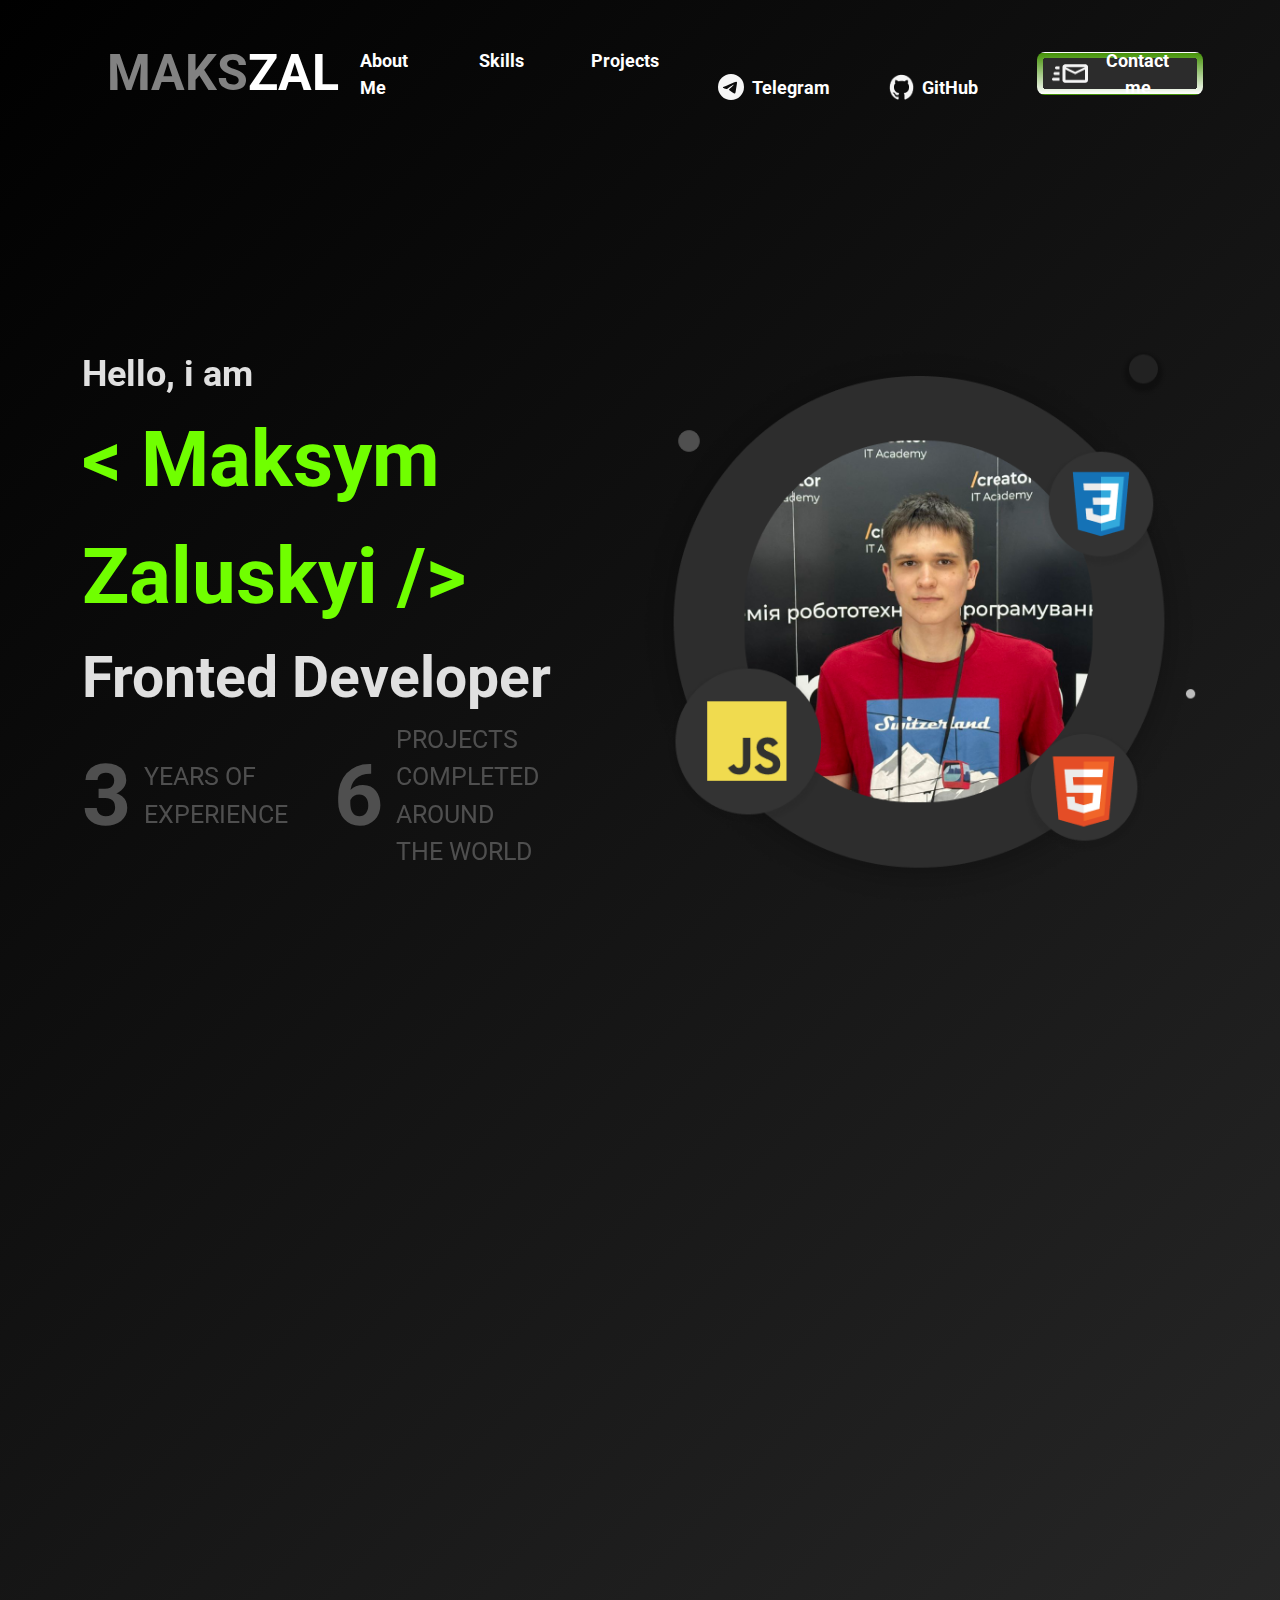
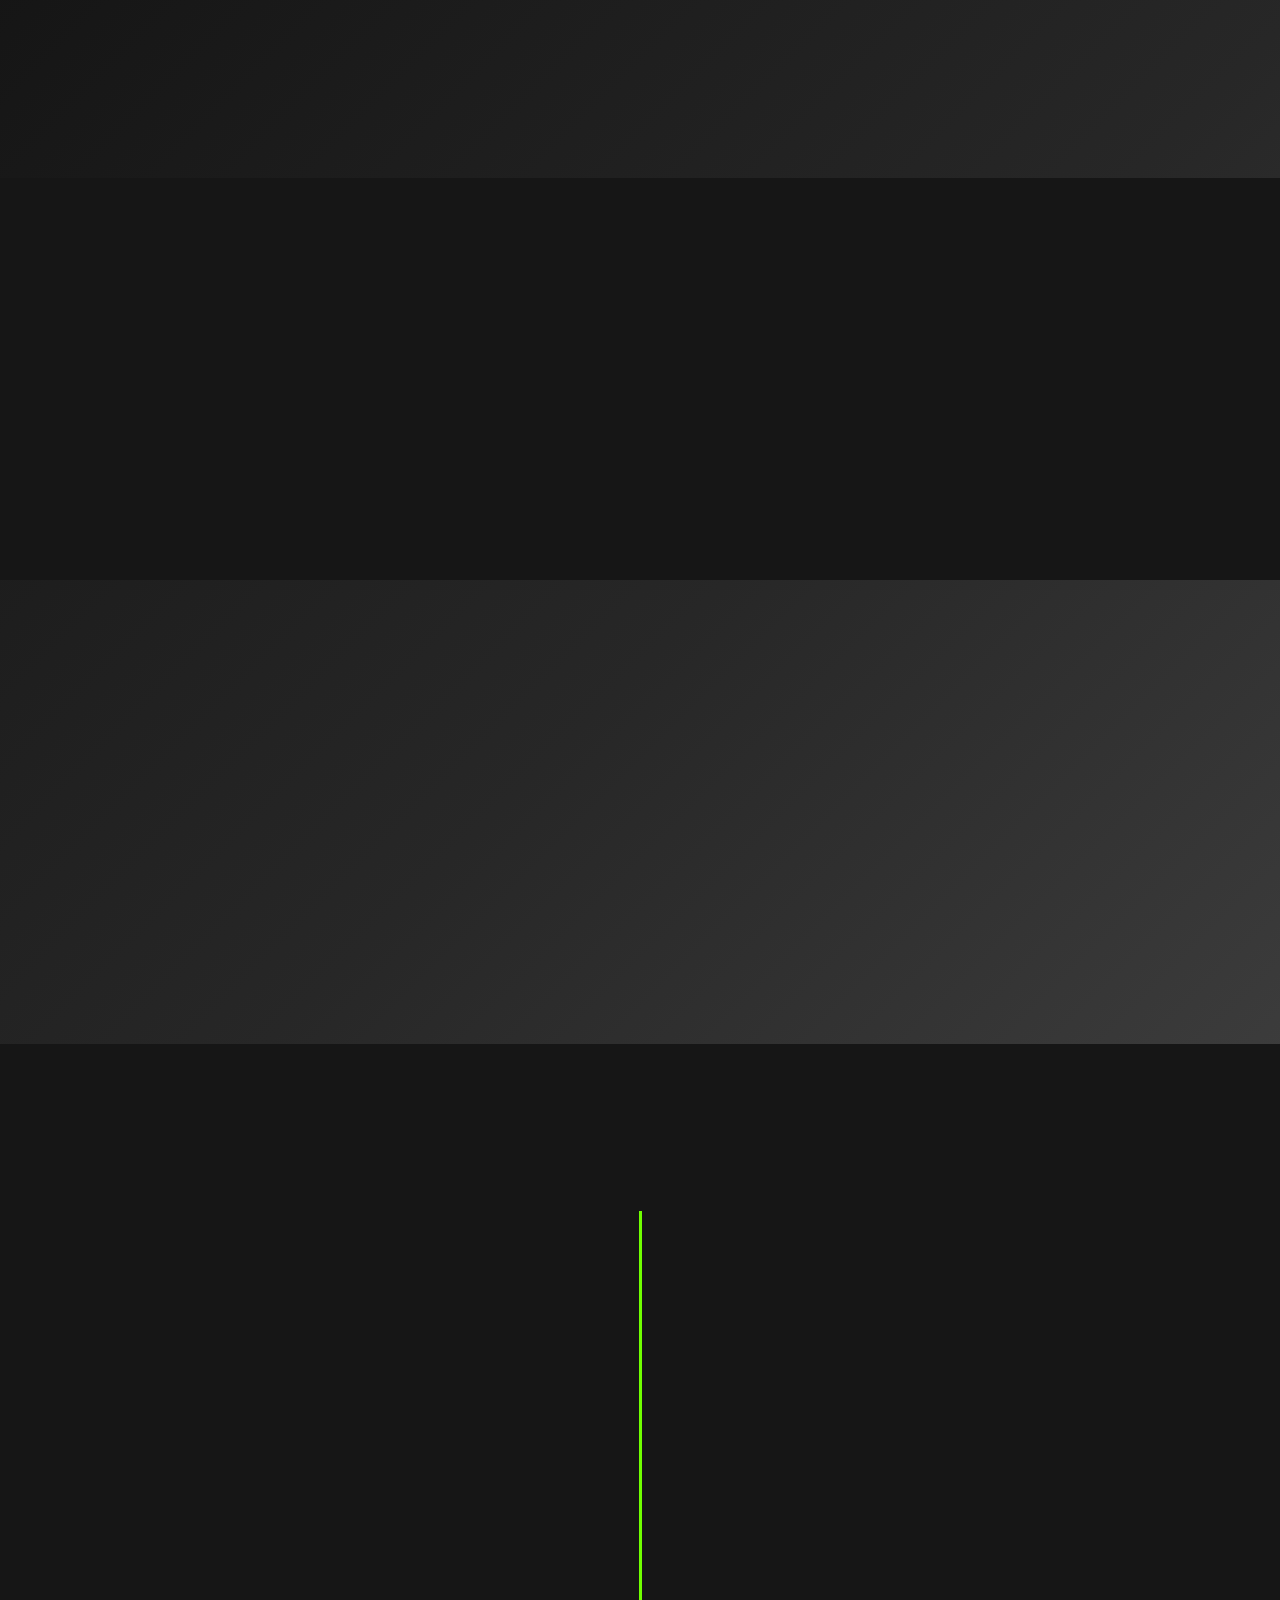
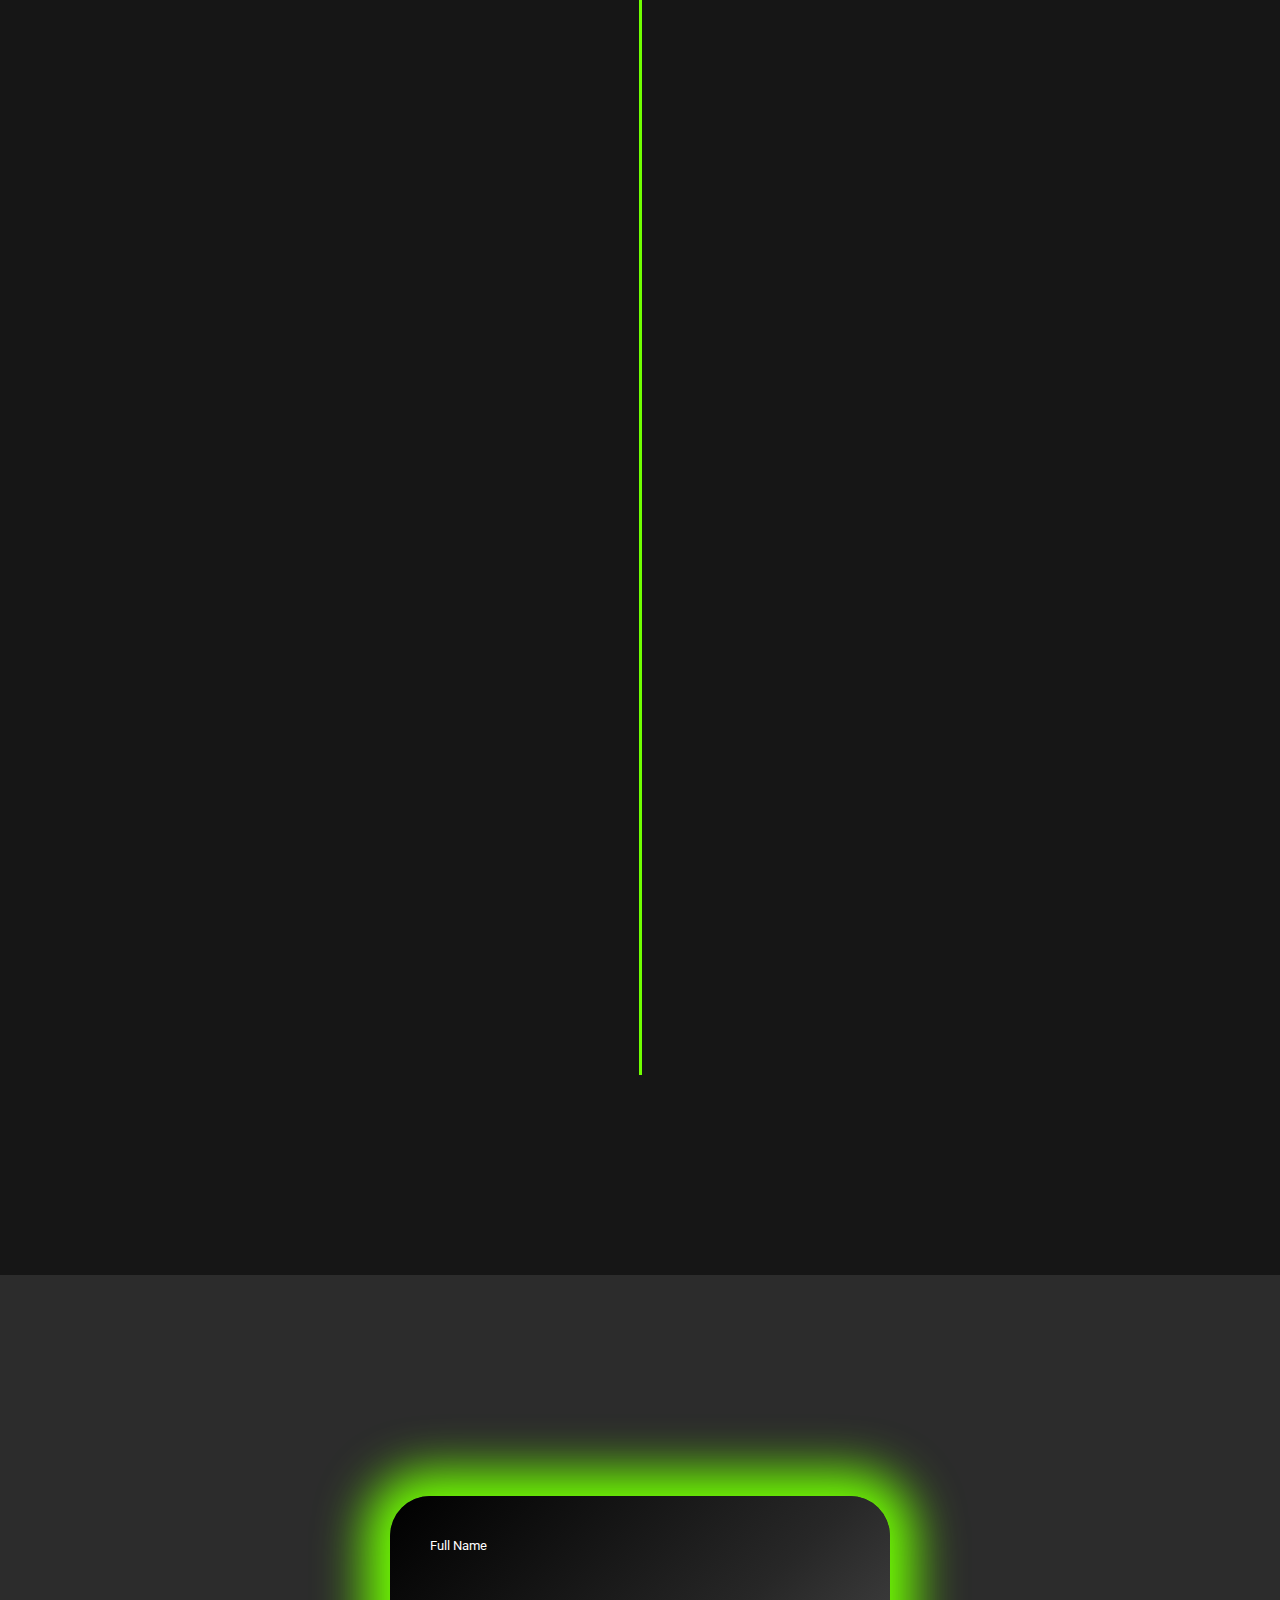
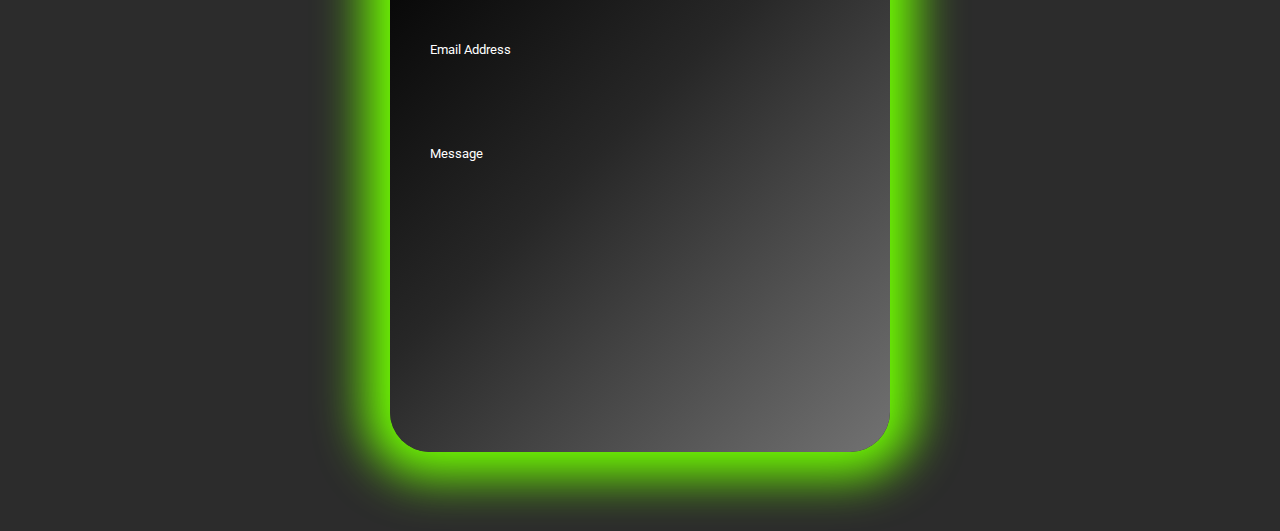
<file: index.html>
<!DOCTYPE html>
<html lang="en">
  <head>
    <meta charset="utf-8" />
    <meta name="viewport" content="width=device-width, initial-scale=1" />
    <title>MyPortfolio</title>
    <link rel="icon" type="image/png" href="images/xml 1.png" />
    <link href="https://unpkg.com/aos@2.3.1/dist/aos.css" rel="stylesheet" />
    <link
      href="https://cdn.jsdelivr.net/npm/bootstrap@5.3.3/dist/css/bootstrap.min.css"
      rel="stylesheet"
      integrity="sha384-QWTKZyjpPEjISv5WaRU9OFeRpok6YctnYmDr5pNlyT2bRjXh0JMhjY6hW+ALEwIH"
      crossorigin="anonymous"
    />
    <link rel="stylesheet" href="styles/style.css" />
  </head>
  <body>
    <div class="wrapper">
      <div class="header">
        <div class="my-navbar">
          <nav class="navbar navbar-expand-lg bg-body-tertiary">
            <div class="container-fluid">
              <a class="navbar-brand" href="#Me"
                ><span class="john">MAKS</span><span>ZAL</span></a>
              <button
                class="navbar-toggler"
                type="button"
                data-bs-toggle="collapse"
                data-bs-target="#navbarSupportedContent"
                aria-controls="navbarSupportedContent"
                aria-expanded="false"
                aria-label="Toggle navigation"
              >
                <span class="navbar-toggler-icon"></span>
              </button>
              <div class="collapse navbar-collapse" id="navbarSupportedContent">
                <ul class="navbar-nav me-auto mb-2 mb-lg-0">
                  <li class="nav-item">
                    <a class="nav-link" href="#AboutMe">About Me</a>
                  </li>
                  <li class="nav-item">
                    <a class="nav-link" href="#Skills">Skills</a>
                  </li>
                  <li class="nav-item">
                    <a class="nav-link" href="#Projects">Projects</a>
                  </li>
                </ul>

                <ul class="navbar-nav me-auto mb-2 mb-lg-0">
                  <li class="nav-item d-flex align-items-center">
                    <img src="images/telegram.svg" alt="" class="iconHead" />
                    <a class="nav-link" href="https://t.me/+4eWmV1dgDA5lNTky">Telegram</a>
                  </li>
                  <li class="nav-item d-flex align-items-center">
                    <img src="images/git.png" alt="" class="iconHead" />
                    <a class="nav-link" href="https://github.com/BONBINOVNCH"
                      >GitHub</a
                    >
                  </li>
                </ul>

                <button class="btn d-flex align-items-center">
                  <img src="images/list.png" alt="" class="iconHead li" />
                  <a class="nav-link" href="#contactme">Contact me</a>
                </button>
              </div>
            </div>
          </nav>
        </div>

        <div class="header_main container" id="Me">
          <div class="header_main_left container" data-aos="fade-right">
            <div class="smallTitle">Hello, i am</div>
            <div class="title">< Maksym <br />Zaluskyi /></div>
            <div class="biggerTitle">Fronted Developer</div>
            <div class="numbers">
              <div class="number" data-aos="fade-up">
                <div class="number_img">3</div>
                <div class="number_text">
                  years of
                  <br />
                  experience
                </div>
              </div>
              <div class="number" data-aos="fade-up">
                <div class="number_img">6</div>
                <div class="number_text">
                  Projects Completed around
                  <br />
                  the world
                </div>
              </div>
            </div>
          </div>
          <div class="header_main_right" data-aos="zoom-in">
            <img src="images/Lukita.png" alt="" class="myImg img-fluid" />
          </div>
        </div>
      </div>

      <div class="main container">
        <div class="aboutMe row" id="AboutMe">
          <div class="aboutMe_left col-md-6 col-12" data-aos="fade-right">
            <div class="aboutMe_left_title">aboutMe<span>( )</span></div>
            <div class="aboutMe_left_description">
              Мене звати Максим Залуський, я з міста Борислав, мені 16 років. Я
              є досвіченим fronted розробником. Я люблю вирішувати цікаві задачі
              та знаходити відповіді на найважчі питаня, що допомагало мені
              гарно вчитися. З дитинства я маю покликаня до комп'ютерних
              технологій, люблю грати у ігри, розглядати цікаві веб-сторінки,
              завжди стараюся зрозуміти як пряцюють програми на мому комп'ютері.
              Мої комінікативні скіли, відповідальність та наполегливість
              допомагають бути мені цінним членом команди під час роботи над
              будь яким проектом.
            </div>
          </div>

          <div class="aboutMe_right col-md-6 col-12">
            <div
              data-aos="flip-up"
              class="aboutMe_right_block d-flex align-items-center justify-content-between"
            >
              <div class="rightText">
                <div class="rightText_title">Fronted Developer</div>
                <a href="#Projects" class="rightText_link">Projects</a>
              </div>
              <div class="rightIcon">
                <img src="images/code-braces 1.png" alt="" />
              </div>
            </div>

            <div
              data-aos="flip-down"
              class="aboutMe_right_block d-flex align-items-center justify-content-between"
            >
              <div class="rightText">
                <div class="rightText_title">Want to talk?</div>
                <a href="#contactme" class="rightText_link">Contact with me!</a>
              </div>
              <div class="rightIcon">
                <img src="images/xml 1.png" alt="" />
              </div>
            </div>
          </div>
        </div>
      </div>
      <div class="icons_wrap" id="Skills">
        <div class="icons container">
          <div class="icons_title aboutMe_left_title" data-aos="fade-right">
            skills<span>( )</span>
          </div>
          <div class="icons_block">
            <div
              class="icons_block_line d-flex justify-content-around flex-wrap"
            >
              <img
                src="images/javascript-original 1.png"
                alt=""
                class="icon"
                data-aos="zoom-in"
              />
              <img
                src="images/html5-original 1.png"
                alt=""
                class="icon"
                data-aos="zoom-in"
              />

              <img
                src="images/css3-original 1.png"
                alt=""
                class="icon"
                data-aos="zoom-in"
              />
              <img
                src="images/scss.png"
                alt=""
                class="icon"
                data-aos="zoom-in"
              />

              <img
                src="images/bootstrap-logo.png"
                alt=""
                class="icon"
                data-aos="zoom-in"
              />
              <img src="images/p.webp" alt="" class="icon" data-aos="zoom-in" />
            </div>
          </div>
        </div>
      </div>
      <div class="scrollBar_wrap" id="Projects">
        <div class="scrollBar">
          <div
            class="scrollBar_title aboutMe_left_title container"
            data-aos="fade-right"
          >
            projects<span>( )</span>
          </div>
          <div class="scrollBar_line">
            <!-- <div class="box_project left">
               <div class="box_left">
                  <img class="repoFoto" src="https://raw.githubusercontent.com/YuraKhalus/fakestore/main/src/img/readme/mainPage.png" alt="Mocap">
               </div>
               <div class="box_right">
                  <div class="box_content">
                     <h3 class="project_title">Fake api</h3>
                     <p class="project_description">Lorem, ipsum dolor sit amet consectetur adipisicing elit. Earum vitae eligendi saepe nihil tempore quaerat reprehenderit ipsam ipsum provident, mollitia iste veritatis. Alias eum voluptatum doloremque dolores enim cupiditate suscipit.</p>
                     <div class="tags">
                        <span class="tag">HTML</span>
                        <span class="tag">CSS</span>
                        <span class="tag">JavaScript</span>
                        <span class="tag">Git</span>
                        <span class="tag">GitHub</span>
                        <span class="tag">Trello</span>
                        <span class="tag">Figma</span>
                     </div>
                     <a href="https://github.com/YuraKhalus/fakestore" target="_blank">
                        <svg width="36" height="36" viewBox="0 0 36 36" fill="none" xmlns="http://www.w3.org/2000/svg">
                           <path d="M24 19V25C24 25.5304 23.7893 26.0391 23.4142 26.4142C23.0391 26.7893 22.5304 27 22 27H11C10.4696 27 9.96086 26.7893 9.58579 26.4142C9.21071 26.0391 9 25.5304 9 25V14C9 13.4696 9.21071 12.9609 9.58579 12.5858C9.96086 12.2107 10.4696 12 11 12H17" stroke="#4B5563" stroke-width="2" stroke-linecap="round" stroke-linejoin="round"/>
                           <path d="M21 9H27V15" stroke="#4B5563" stroke-width="2" stroke-linecap="round" stroke-linejoin="round"/>
                           <path d="M16 20L27 9" stroke="#4B5563" stroke-width="2" stroke-linecap="round" stroke-linejoin="round"/>
                        </svg>
                     </a>
                     

                  </div>
               </div>
            </div> -->
      </div>

      <div class="companies_wrap">
        <div class="companies container">
          <div class="companies_title aboutMe_left_title" data-aos="fade-right">
            myStory<span>( )</span>
          </div>
          <div class="companies_colums justify-content-center">
            <div class="companies_colum">
              <div class="colum_lorem" data-aos="zoom-out-right">
                <div id="steps" class="lorem_title">First steps</div>
                <div class="lorem_text">
                  Згодом я почав шукати нвчаючі гайди та курси на ютубі про
                  праграмуваня. Я почав дізнаватися про різні мови програмуваня,
                  для чого вони потрібні, які є напрями в програмувані і зрештою
                  вибрав напрям фронтенду.
                </div>
                <button class="lorem_button">
                  <a href="#Education">Go forward</a>
                </button>
              </div>
              <div class="colum_lorem" data-aos="zoom-out-right">
                <div id="First" class="lorem_title">First kurses</div>
                <div class="lorem_text">
                  Через деякий час в нашому місті відкрили курси по python і я
                  не міг не записатися. Там я почав робити справжні проекти,
                  познайомився з іншими початківцями та навчився працювати і
                  команді.
                </div>
                <button class="lorem_button">
                  <a href="#IT">Go forward</a>
                </button>
              </div>
            </div>

            <div class="companies_colum">
              <div class="colum_lorem" data-aos="zoom-out-left">
                <div class="lorem_title">Start</div>
                <div class="lorem_text">
                  В 2016 році я вперше задумавс про те чи не стати мені
                  програмістм. Мені тоді було 8 і надивившись відео про те як
                  багато заробляють розробники я умовив свою маму скачати на
                  свій комп'ютер редактор коду брекетс і з цього почався мій
                  шлях.
                </div>
                <button class="lorem_button">
                  <a href="#steps">Go forward</a>
                </button>
              </div>
              <div class="colum_lorem" data-aos="zoom-out-left">
                <div id="Education" class="lorem_title">Education</div>
                <div class="lorem_text">
                  Починаючи з html я почав по малу досліджувати що таке
                  насправді програмування. Вчившись самостійно по відео з
                  інтернету я вивчив багато тем які стосуються не лише html і
                  css, а й javascript і python.
                </div>
                <button class="lorem_button">
                  <a href="#First">Go forward</a>
                </button>
              </div>
              <div class="colum_lorem" data-aos="zoom-out-left">
                <div id="IT" class="lorem_title">IT Create Academy</div>
                <div class="lorem_text">
                  Далі я був змушений припинити навчаня на старих курсах, бо
                  вони закрились. Мені не хотілося припиняти навчання тому я
                  шукав якійсь інші курси в різних містах аж доки не натрапив на
                  IT Create Academy в якій я навчаюсь і досі.
                </div>
                <button class="lorem_button">
                  <a href="#contactme">Go forward</a>
                </button>
              </div>
            </div>
          </div>
        </div>
      </div>

      <!-- <div class="former container">
        <div class="form_wrap">
          <div class="form-box login">
            <h2>Contact <span>(US)</span></h2>
            <form   action="https://formspree.io/f/mjkbbodq"
            method="POST">
              <div class="input-box">
                <span class="from_icon"
                  ><svg xmlns="http://www.w3.org/2000/svg" width="16" height="16" fill="currentColor" class="bi bi-envelope-fill" viewBox="0 0 16 16">
                    <path d="M.05 3.555A2 2 0 0 1 2 2h12a2 2 0 0 1 1.95 1.555L8 8.414zM0 4.697v7.104l5.803-3.558zM6.761 8.83l-6.57 4.027A2 2 0 0 0 2 14h12a2 2 0 0 0 1.808-1.144l-6.57-4.027L8 9.586zm3.436-.586L16 11.801V4.697z"/>
                  </svg></span>
                <input type="email" required />
                <label>Email</label>
              </div>
              <div class="input-box">
                <span class="from_icon">
                  <svg xmlns="http://www.w3.org/2000/svg" width="16" height="16" fill="currentColor" class="bi bi-telephone-fill" viewBox="0 0 16 16">
                    <path fill-rule="evenodd" d="M1.885.511a1.745 1.745 0 0 1 2.61.163L6.29 2.98c.329.423.445.974.315 1.494l-.547 2.19a.68.68 0 0 0 .178.643l2.457 2.457a.68.68 0 0 0 .644.178l2.189-.547a1.75 1.75 0 0 1 1.494.315l2.306 1.794c.829.645.905 1.87.163 2.611l-1.034 1.034c-.74.74-1.846 1.065-2.877.702a18.6 18.6 0 0 1-7.01-4.42 18.6 18.6 0 0 1-4.42-7.009c-.362-1.03-.037-2.137.703-2.877z"/>
                  </svg>
                </span>
                <input type="tel" required />
                <label>Number</label>
              </div>
              <div class="input-box">
                <span class="from_icon"><svg xmlns="http://www.w3.org/2000/svg" width="16" height="16" fill="currentColor" class="bi bi-file-person" viewBox="0 0 16 16">
                  <path d="M12 1a1 1 0 0 1 1 1v10.755S12 11 8 11s-5 1.755-5 1.755V2a1 1 0 0 1 1-1zM4 0a2 2 0 0 0-2 2v12a2 2 0 0 0 2 2h8a2 2 0 0 0 2-2V2a2 2 0 0 0-2-2z"/>
                  <path d="M8 10a3 3 0 1 0 0-6 3 3 0 0 0 0 6"/>
                </svg></span>
                <input type="name" required />
                <label>Name</label>
              </div>
              <div class="input-box">
                <span class="from_icon"><svg xmlns="http://www.w3.org/2000/svg" width="16" height="16" fill="currentColor" class="bi bi-file-person-fill" viewBox="0 0 16 16">
                  <path d="M12 0H4a2 2 0 0 0-2 2v12a2 2 0 0 0 2 2h8a2 2 0 0 0 2-2V2a2 2 0 0 0-2-2m-1 7a3 3 0 1 1-6 0 3 3 0 0 1 6 0m-3 4c2.623 0 4.146.826 5 1.755V14a1 1 0 0 1-1 1H4a1 1 0 0 1-1-1v-1.245C3.854 11.825 5.377 11 8 11"/>
                </svg></span>
                <input type="name" required />
                <label>Surname</label>
              </div>
              <div class="input-box">
                <span class="from_icon"><svg xmlns="http://www.w3.org/2000/svg" width="16" height="16" fill="currentColor" class="bi bi-envelope-paper-fill" viewBox="0 0 16 16">
                  <path fill-rule="evenodd" d="M6.5 9.5 3 7.5v-6A1.5 1.5 0 0 1 4.5 0h7A1.5 1.5 0 0 1 13 1.5v6l-3.5 2L8 8.75zM1.059 3.635 2 3.133v3.753L0 5.713V5.4a2 2 0 0 1 1.059-1.765M16 5.713l-2 1.173V3.133l.941.502A2 2 0 0 1 16 5.4zm0 1.16-5.693 3.337L16 13.372v-6.5Zm-8 3.199 7.941 4.412A2 2 0 0 1 14 16H2a2 2 0 0 1-1.941-1.516zm-8 3.3 5.693-3.162L0 6.873v6.5Z"/>
                </svg></span>
                <textarea class="textarea" name="masage" id=""></textarea>
                <label>Masage</label>
              </div>
              <button type="submit" class="form_btn">Send</button>
            </form>
          </div>
        </div>
      </div> -->
      <div class="contactMe_wrap">
        <div class="contactMe container" id="contactme">
          <div data-aos="fade-right" class="aboutMe_left_title">
            contactMe<span>( )</span>
          </div>

          <form
            class="contactMe_form"
            id="fs-frm"
            name="simple-contact-form"
            accept-charset="utf-8"
            action="https://formspree.io/f/mjkbbodq"
            method="post"
          >
            <fieldset id="fs-frm-inputs">
              <label for="full-name">Full Name</label>
              <div class="input-box" data-aos="fade-right">
                <input
                  type="text"
                  name="name"
                  id="full-name"
                  placeholder="First and Last"
                  required=""
                />
                <img class="svg" src="images/person-fill.svg" alt="" />
              </div>
              <label for="email-address">Email Address</label>
              <div class="input-box" data-aos="fade-right">
                <input
                  type="email"
                  name="_replyto"
                  id="email-address"
                  placeholder="email@domain.tld"
                  required=""
                />
                <img class="svg" src="images/envelope-fill.svg" alt="" />
              </div>
              <label for="message">Message</label>
              <div class="input-box" data-aos="fade-right">
                <textarea
                  rows="5"
                  name="message"
                  id="message"
                  placeholder="Aenean lacinia bibendum nulla sed consectetur. Vivamus sagittis lacus vel augue laoreet rutrum faucibus dolor auctor. Donec ullamcorper nulla non metus auctor fringilla nullam quis risus."
                  required=""
                ></textarea>
                <img class="svg" src="images/chat-left-dots-fill.svg" alt="" />
              </div>
              <input
                type="hidden"
                name="_subject"
                id="email-subject"
                value="Contact Form Submission"
              />
            </fieldset>
            <button
              data-aos="zoom-in"
              class="lorem_button"
              type="submit"
              value="Submit"
            >
              <span>Send</span>
            </button>
          </form>
        </div>
      </div>
    </div>

    <script
      src="https://cdn.jsdelivr.net/npm/bootstrap@5.3.3/dist/js/bootstrap.bundle.min.js"
      integrity="sha384-YvpcrYf0tY3lHB60NNkmXc5s9fDVZLESaAA55NDzOxhy9GkcIdslK1eN7N6jIeHz"
      crossorigin="anonymous"
    ></script>
    <script src="https://unpkg.com/aos@2.3.1/dist/aos.js"></script>
    <script>
      AOS.init();
    </script>
    <script
      src="https://cdn.jsdelivr.net/npm/@popperjs/core@2.11.8/dist/umd/popper.min.js"
      integrity="sha384-I7E8VVD/ismYTF4hNIPjVp/Zjvgyol6VFvRkX/vR+Vc4jQkC+hVqc2pM8ODewa9r"
      crossorigin="anonymous"
    ></script>
    <script
      src="https://cdn.jsdelivr.net/npm/bootstrap@5.3.3/dist/js/bootstrap.min.js"
      integrity="sha384-0pUGZvbkm6XF6gxjEnlmuGrJXVbNuzT9qBBavbLwCsOGabYfZo0T0to5eqruptLy"
      crossorigin="anonymous"
    ></script>

    <script src="script.js"></script>
  </body>
</html>
</file>
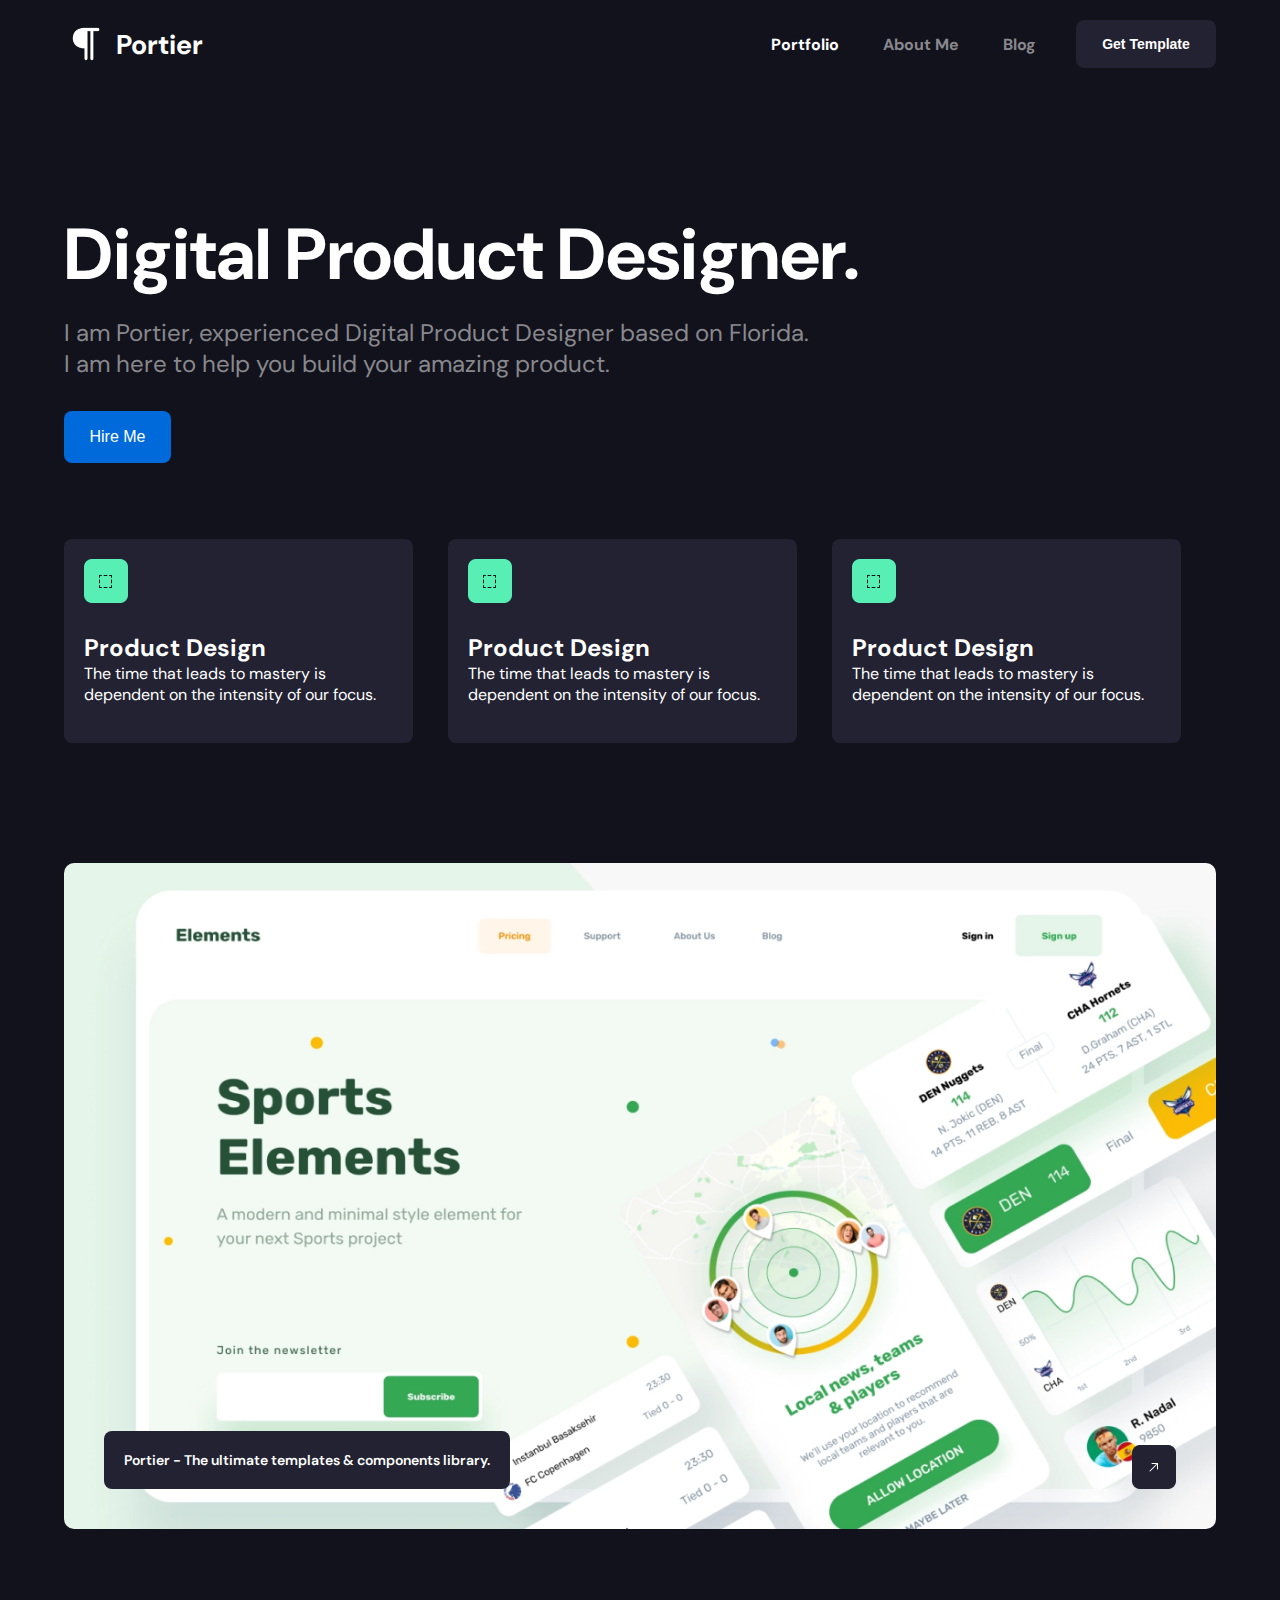
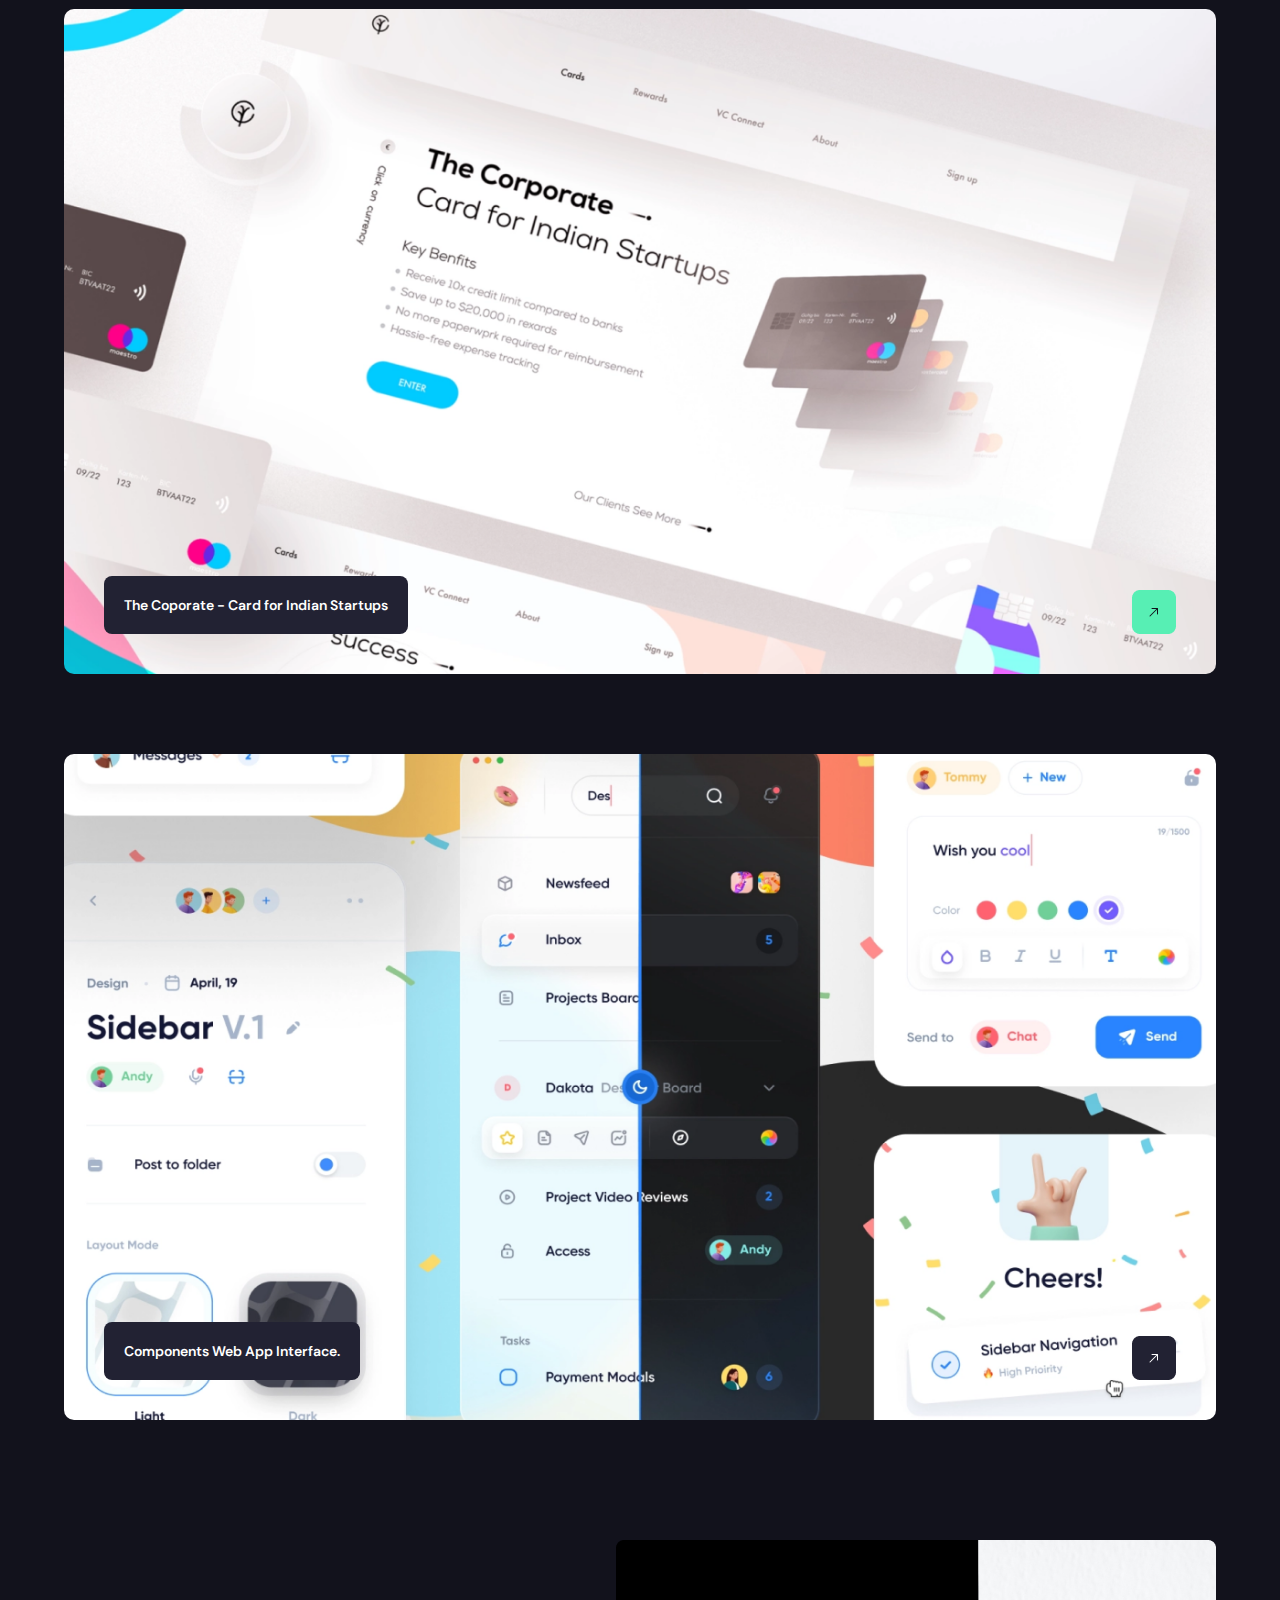
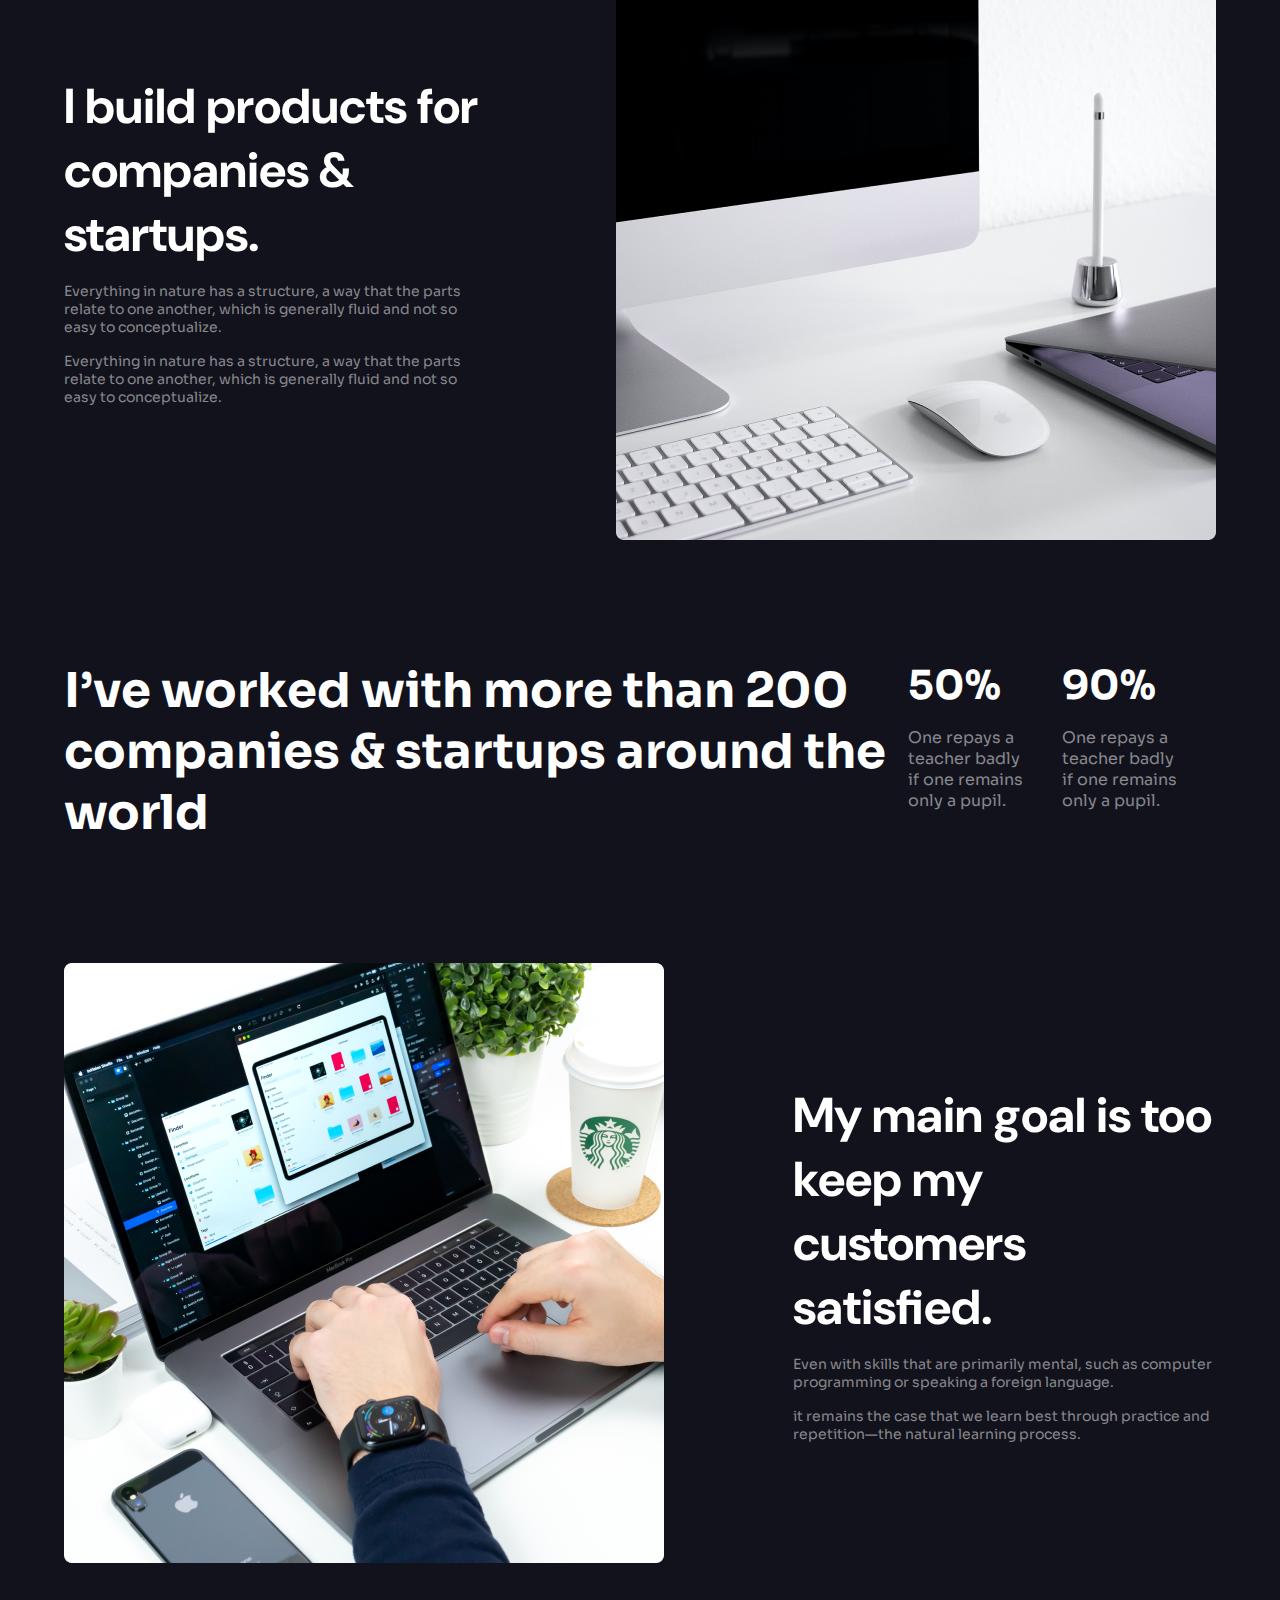
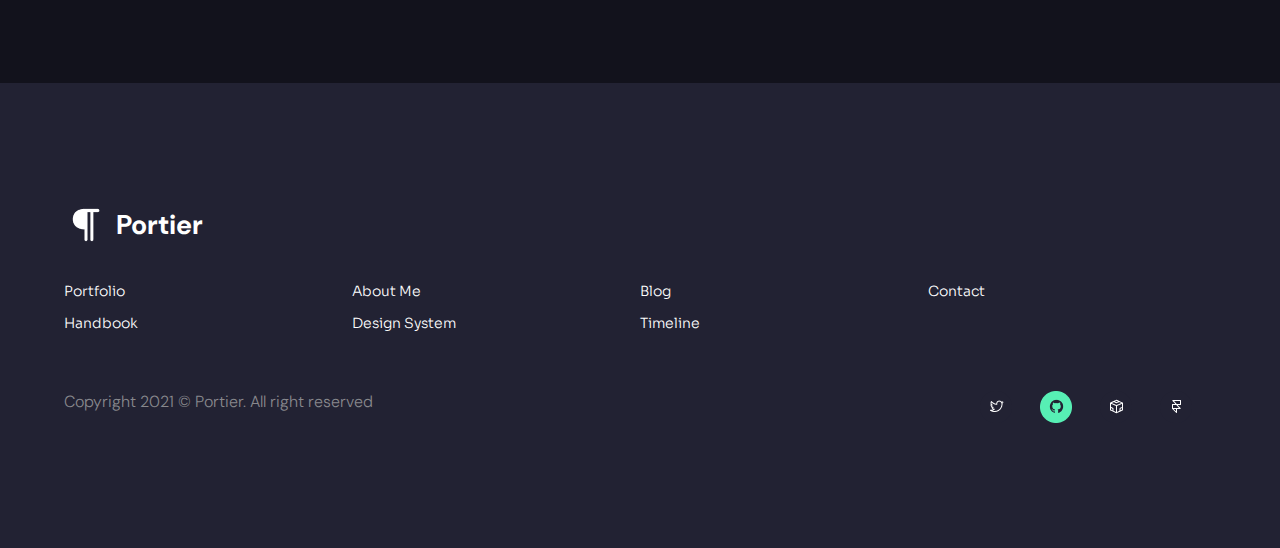
<file: projects/10 Portfolio/index.html>
<!DOCTYPE html>
<html lang="en">
  <head>
    <meta charset="UTF-8" />
    <meta name="viewport" content="width=device-width, initial-scale=1.0" />
    <title>Portfolio</title>
    <link rel="preconnect" href="https://fonts.googleapis.com" />
    <link rel="preconnect" href="https://fonts.gstatic.com" crossorigin />
    <link
      href="https://fonts.googleapis.com/css2?family=DM+Sans:ital,opsz,wght@0,9..40,100..1000;1,9..40,100..1000&display=swap"
      rel="stylesheet"
    />
    <link rel="preconnect" href="https://fonts.googleapis.com" />
    <link rel="preconnect" href="https://fonts.gstatic.com" crossorigin />
    <link
      href="https://fonts.googleapis.com/css2?family=Sora:wght@100..800&display=swap"
      rel="stylesheet"
    />
    <link rel="stylesheet" href="style.css" />
  </head>
  <body>
    <div class="container nav">
      <div class="navbar">
        <div class="logo">
          <img src="img/Logo.png" alt="Logo" class="logoImg" />
          <h1 class="logoText">Portier</h1>
        </div>
        <div class="linksBox">
          <div class="links">
            <a href="#" class="link active">Portfolio</a>
            <a href="#" class="link">About Me</a>
            <a href="#" class="link">Blog</a>
          </div>
          <button class="buttonNavbar">
            <a href="#" class="buttonLink">Get Template</a>
          </button>
        </div>
        <div class="navbarMenu">
          <span class="menu"></span>
        </div>
      </div>
      <div class="main">
        <div class="mainContainer">
          <div class="headers">
            <h1 class="mainHeader">Digital Product Designer.</h1>
            <p class="mainText">
              I am Portier, experienced Digital Product Designer based on
              Florida. <br />
              I am here to help you build your amazing product.
            </p>
          </div>
          <button class="mainButton">Hire Me</button>
        </div>
        <div class="cards">
          <div class="card">
            <img src="img/Product Design Icon.png" alt="" class="cardImg" />
            <div class="cardTexts">
              <h2 class="cardHeader">Product Design</h2>
              <p class="cardText">
                The time that leads to mastery is dependent on the intensity of
                our focus.
              </p>
            </div>
          </div>
          <div class="card">
            <img src="img/Product Design Icon.png" alt="" class="cardImg" />
            <div class="cardTexts">
              <h2 class="cardHeader">Product Design</h2>
              <p class="cardText">
                The time that leads to mastery is dependent on the intensity of
                our focus.
              </p>
            </div>
          </div>
          <div class="card">
            <img src="img/Product Design Icon.png" alt="" class="cardImg" />
            <div class="cardTexts">
              <h2 class="cardHeader">Product Design</h2>
              <p class="cardText">
                The time that leads to mastery is dependent on the intensity of
                our focus.
              </p>
            </div>
          </div>
        </div>
      </div>
    </div>

    <div class="container">
      <div class="backgrounds">
        <div class="background img1">
          <div class="background_wrap">
            <button class="background_button">
              Portier - The ultimate templates & components library.
            </button>
            <img class="backimg" src="img/Arrow Top Right Icon.png" alt="" />
          </div>
        </div>
        <div class="background img2">
          <div class="background_wrap">
            <button class="background_button">
              The Coporate - Card for Indian Startups
            </button>
            <img
              class="backimg"
              src="img/Arrow Top Right Icon Green.png"
              alt=""
            />
          </div>
        </div>
        <div class="background img3">
          <div class="background_wrap">
            <button class="background_button">
              Components Web App Interface.
            </button>
            <img class="backimg" src="img/Arrow Top Right Icon.png" alt="" />
          </div>
        </div>
      </div>
    </div>

    <div class="container">
      <div class="discription">
        <div class="discription_text">
          <h1 class="discription_text_title">
            I build products for companies & startups.
          </h1>
          <p class="discription_text_prescriptiion">
            Everything in nature has a structure, a way that the parts relate to
            one another, which is generally fluid and not so easy to
            conceptualize.
          </p>
          <p class="discription_text_prescriptiion">
            Everything in nature has a structure, a way that the parts relate to
            one another, which is generally fluid and not so easy to
            conceptualize.
          </p>
        </div>
        <img class="disimg" src="img/Deckstop.png" alt="" />
      </div>
    </div>

    <div class="container">
      <div class="procents">
        <div class="procents_text">
          I’ve worked with more than 200 companies & startups around the world
        </div>
        <div class="procent">
          <div class="number_card">
            <div class="number_card_title">50%</div>
            <div class="number_card_text">
              One repays a teacher badly if one remains only a pupil.
            </div>
          </div>
          <div class="number_card">
            <div class="number_card_title">90%</div>
            <div class="number_card_text">
              One repays a teacher badly if one remains only a pupil.
            </div>
          </div>
        </div>
      </div>
    </div>

    <div class="container">
      <div class="discription">
        <img class="disimg" src="img/Laptop.png" alt="" />
        <div class="discription_text text2">
          <h1 class="discription_text_title">
            My main goal is too keep my customers satisfied.
          </h1>
          <p class="discription_text_prescriptiion">
            Even with skills that are primarily mental, such as computer
            programming or speaking a foreign language.
          </p>
          <p class="discription_text_prescriptiion">
            it remains the case that we learn best through practice and
            repetition—the natural learning process.
          </p>
        </div>
      </div>
    </div>

    <footer>
      <div class="container con-foot">
        <div class="footer">
          <div class="footer_icon">
            <div class="logo">
              <img src="img/Logo.png" alt="Logo" class="logoImg" />
              <h1 class="logoText">Portier</h1>
            </div>
          </div>
          <div class="functions">
            <div class="function_wrap">
              <div class="function_block">
                <p class="function_text">Portfolio</p>
                <p class="function_text">Handbook</p>
              </div>
              <div class="function_block">
                <p class="function_text">About Me</p>
                <p class="function_text">Design System</p>
              </div>
            </div>

            <div class="function_wrap">
              <div class="function_block">
                <p class="function_text">Blog</p>
                <p class="function_text">Timeline</p>
              </div>
              <div class="function_block">
                <p class="function_text">Contact</p>
              </div>
            </div>
          </div>
          <div class="under">
            <p class="under_copyright">
              Copyright 2021 © Portier. All right reserved
            </p>
            <div class="under_icons">
              <img
                src="img/Footer Twitter Icon.png"
                alt=""
                class="under_icon"
              />
              <img src="img/Footer Github Icon.png" alt="" class="under_icon" />
              <img
                src="img/Footer CodeSand Icon.png"
                alt=""
                class="under_icon"
              />
              <img src="img/Footer Figma Icon.png" alt="" class="under_icon" />
            </div>
          </div>
        </div>
      </div>
    </footer>
  </body>
</html>
</file>
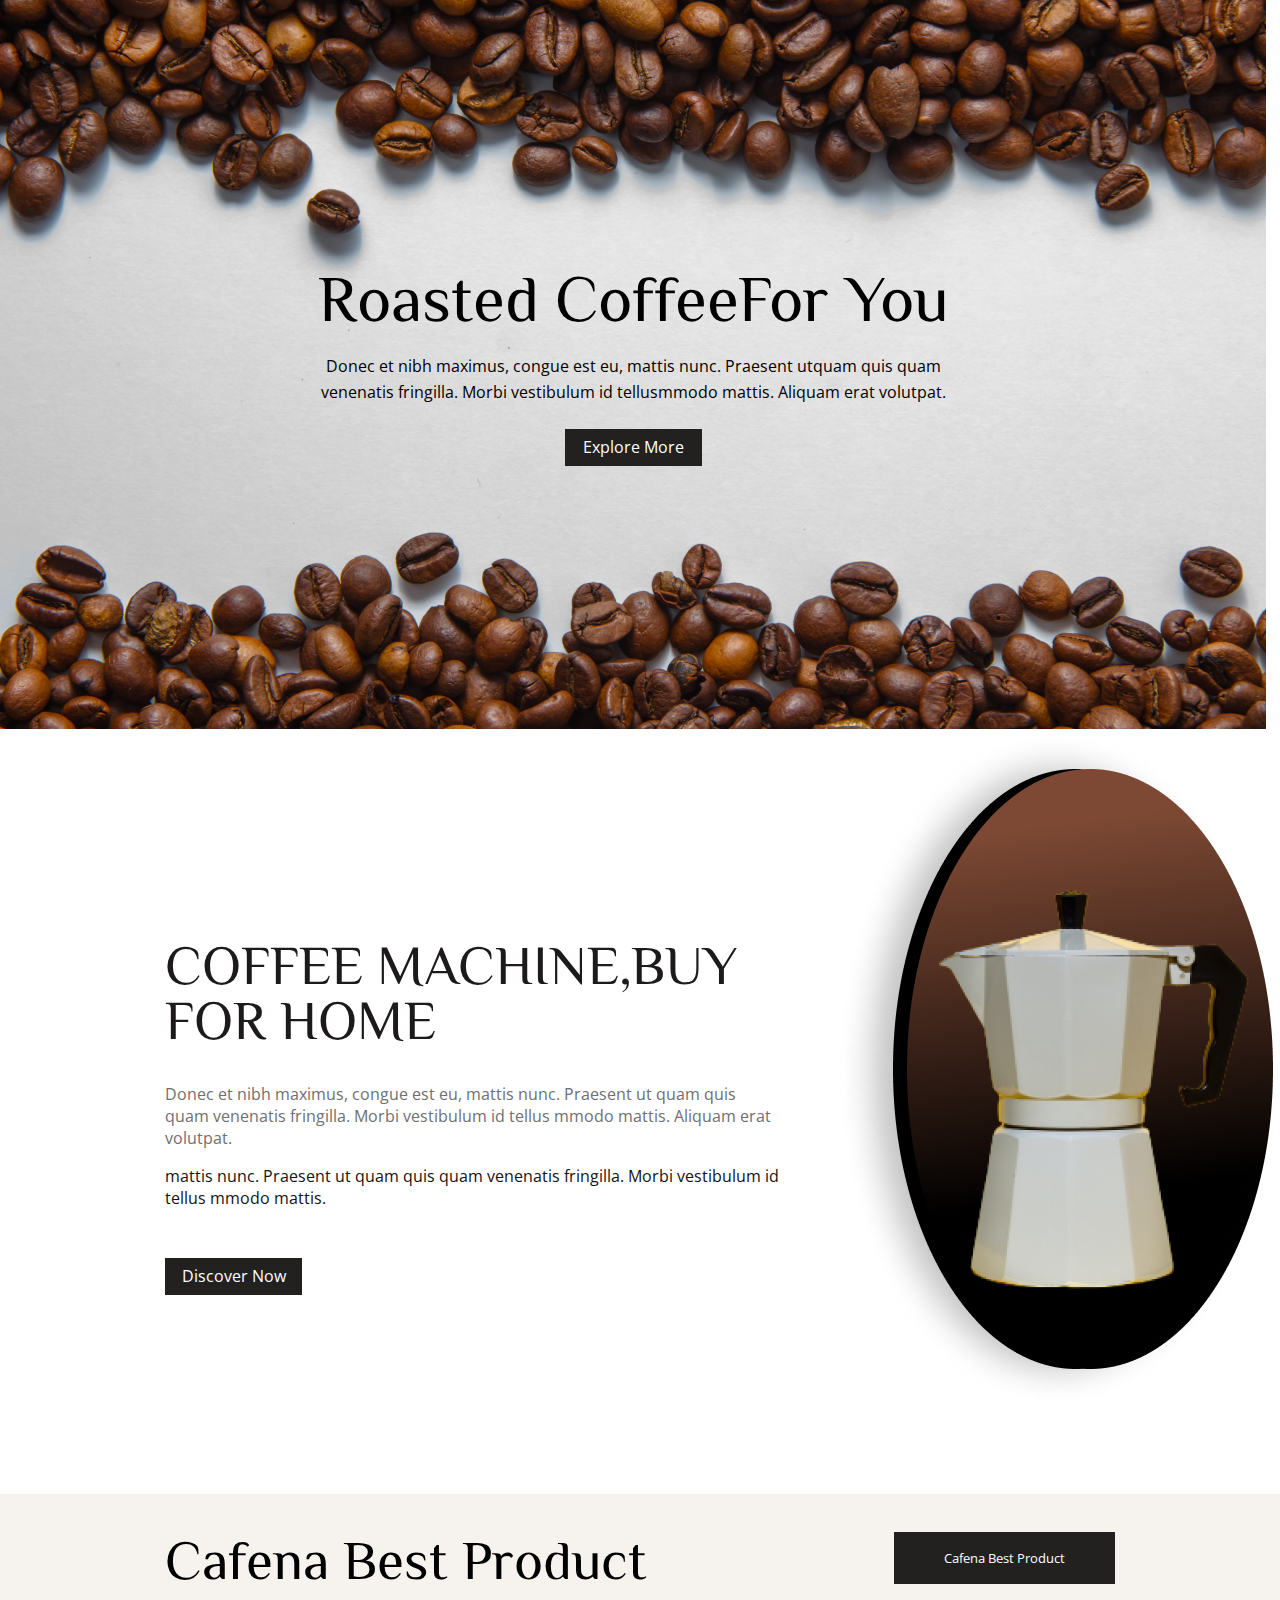
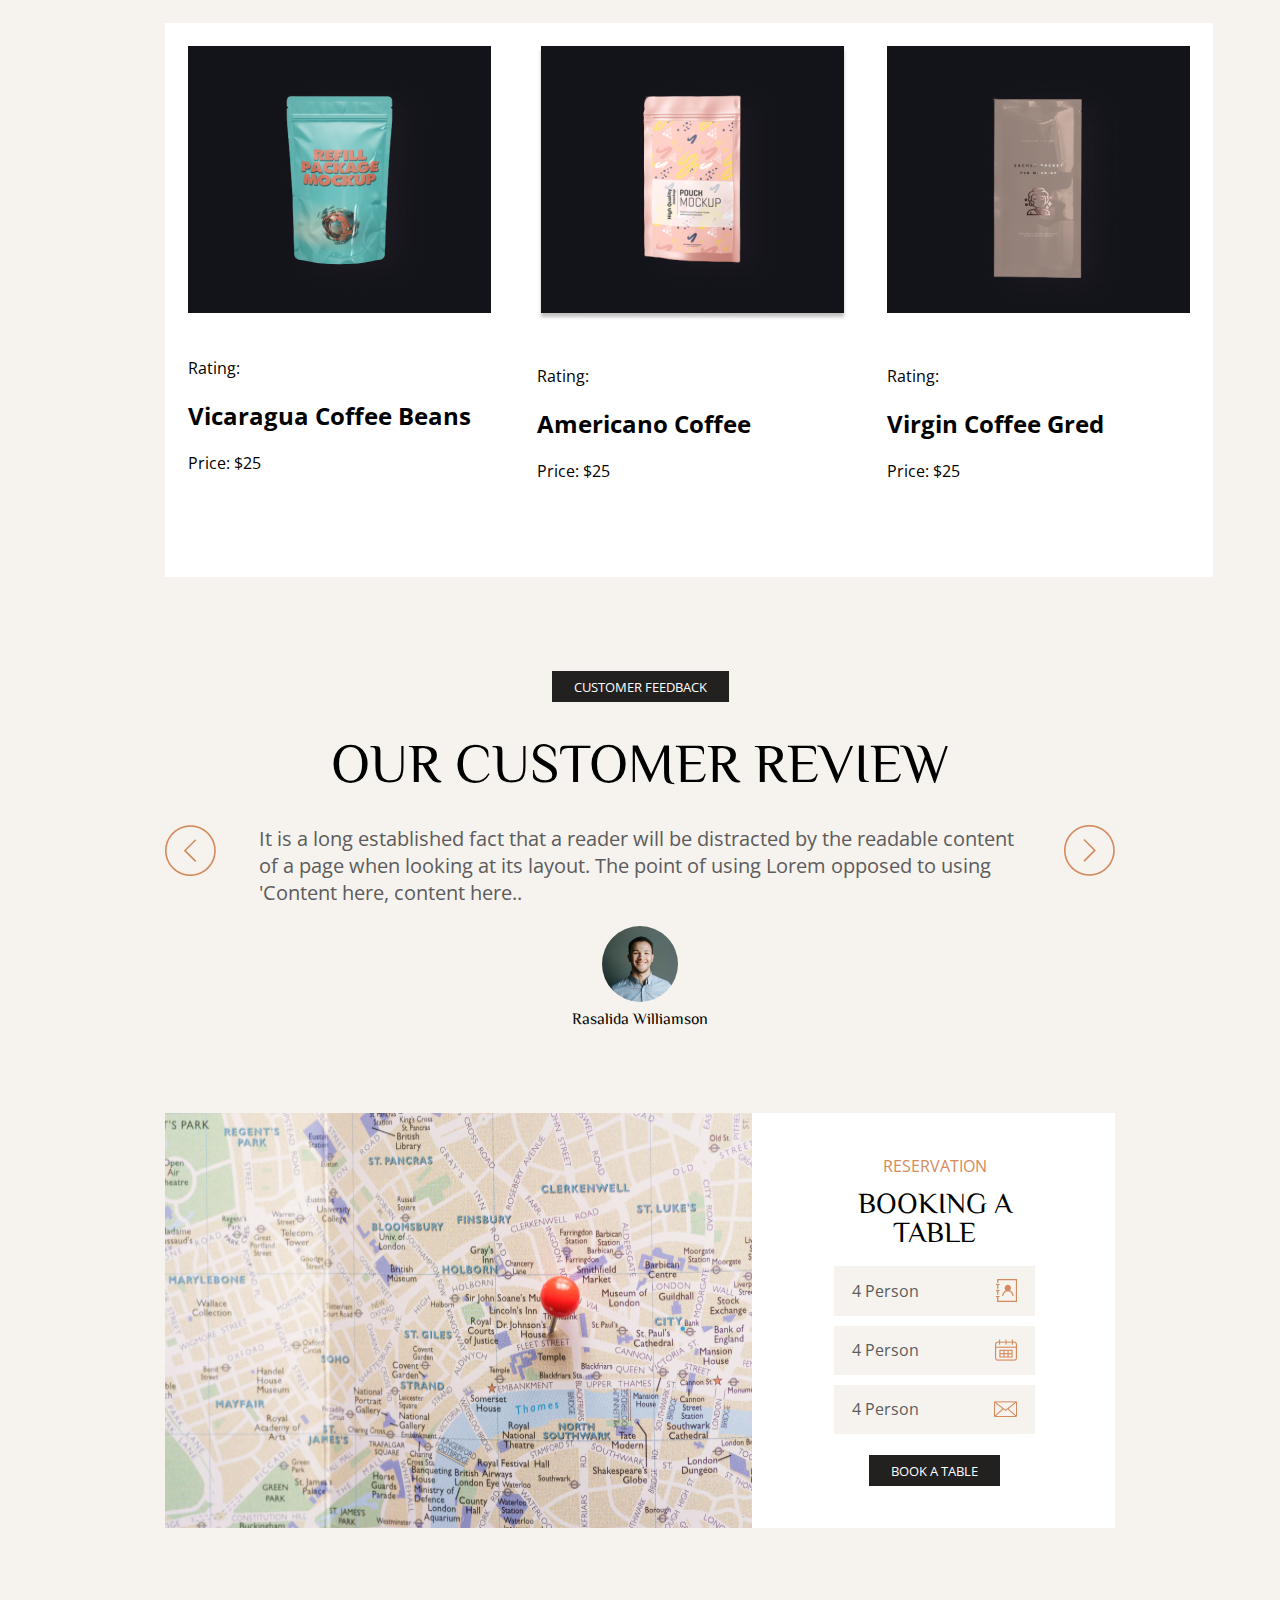
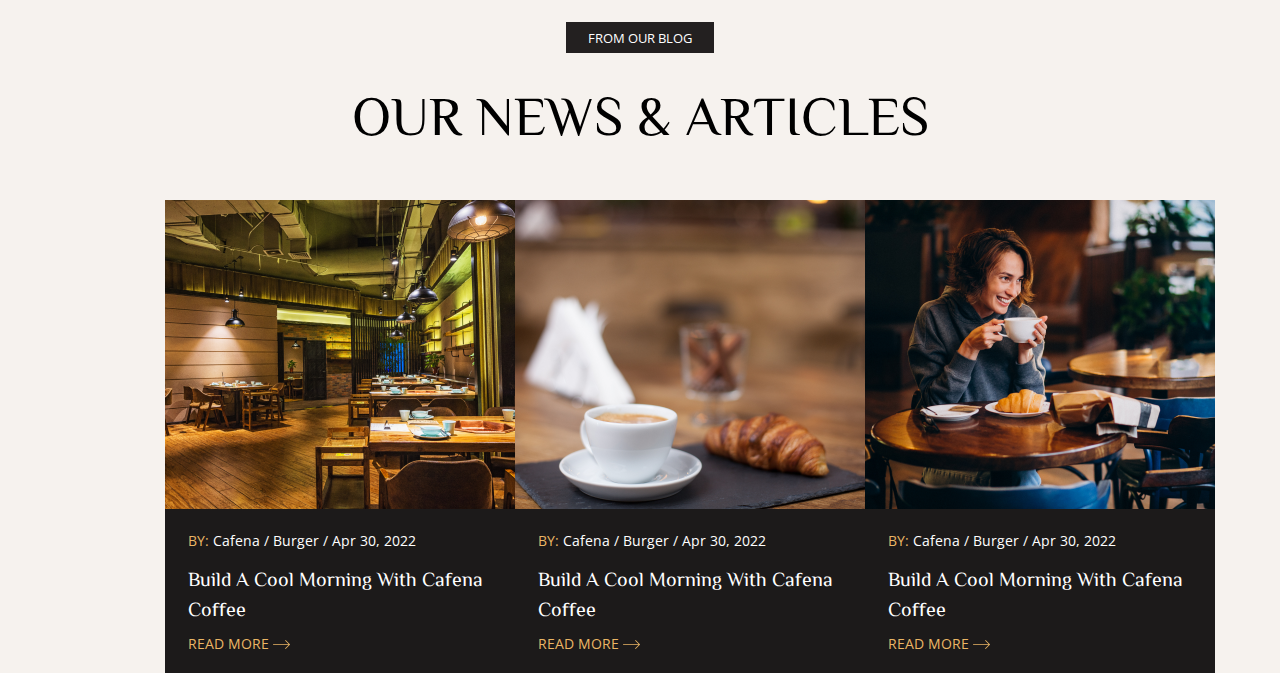
<file: projects/CoffeeFor You/index.html>
<!DOCTYPE html>
<html lang="en">
  <head>
    <meta charset="UTF-8" />
    <meta name="viewport" content="width=device-width, initial-scale=1.0" />

    <link rel="preconnect" href="https://fonts.googleapis.com" />
    <link rel="preconnect" href="https://fonts.gstatic.com" crossorigin />
    <link
      href="https://fonts.googleapis.com/css2?family=ZCOOL+XiaoWei&display=swap"
      rel="stylesheet"
    />

    <link rel="preconnect" href="https://fonts.googleapis.com" />
    <link rel="preconnect" href="https://fonts.gstatic.com" crossorigin />
    <link
      href="https://fonts.googleapis.com/css2?family=Open+Sans:ital,wdth,wght@0,75..100,300..800;1,75..100,300..800&display=swap"
      rel="stylesheet"
    />

    <link rel="stylesheet" href="style.css" />
    <title>CoffeeFor You</title>
  </head>
  <body>
    <div class="zero_page">
      <div class="zero_page_text">
        <div class="zero_page_text_header">Roasted CoffeeFor You</div>
        <div class="zero_page_text_normalText">
          Donec et nibh maximus, congue est eu, mattis nunc. Praesent utquam
          quis quam venenatis fringilla. Morbi vestibulum id tellusmmodo mattis.
          Aliquam erat volutpat.
        </div>
      </div>
      <button class="zero_page_button">Explore More</button>
    </div>
    <div class="first_page">
      <div class="first_page_left">
        <h1 class="header1">COFFEE MACHINE,BUY FOR HOME</h1>
        <div class="first_page_text">
          <p class="text1">
            Donec et nibh maximus, congue est eu, mattis nunc. Praesent ut quam
            quis quam venenatis fringilla. Morbi vestibulum id tellus mmodo
            mattis. Aliquam erat volutpat.
          </p>
          <p class="text2">
            mattis nunc. Praesent ut quam quis quam venenatis fringilla. Morbi
            vestibulum id tellus mmodo mattis.
          </p>
        </div>
        <button class="buttonDiscover">Discover Now</button>
      </div>
      <div class="first_page_right">
        <img src="img/Group 12.png" alt="efefef" />
      </div>
    </div>
    <div class="second_page">
      <div class="header_div">
        <h1 class="header2">Cafena Best Product</h1>
        <button class="header_div_button">Cafena Best Product</button>
      </div>
      <div class="cards">
        <div class="card">
          <div class="card_img">
            <img src="img/Group 18.png" alt="" />
          </div>
          <div class="card_text">
            <p class="rating">Rating:</p>
            <h2 class="name">Vicaragua Coffee Beans</h2>
            <p class="prise">Price: $25</p>
          </div>
        </div>
        <div class="card">
          <div class="card_img">
            <img src="img/Group 19.png" alt="" />
          </div>
          <div class="card_text">
            <p class="rating">Rating:</p>
            <h2 class="name">Americano Coffee</h2>
            <p class="prise">Price: $25</p>
          </div>
        </div>
        <div class="card">
          <div class="card_img">
            <img src="img/Group 20.png" alt="" />
          </div>
          <div class="card_text">
            <p class="rating">Rating:</p>
            <h2 class="name">Virgin Coffee Gred</h2>
            <p class="prise">Price: $25</p>
          </div>
        </div>
      </div>
      <button class="second_page_button">CUSTOMER FEEDBACK</button>
    </div>
    <div class="third_page">
      <div class="third_page_header">OUR CUSTOMER REVIEW</div>
      <div class="third_page_textImg">
        <img class="leftArrow" src="img\Group2.png" alt="" />
        <p class="third_page_textImg_text">
          It is a long established fact that a reader will be distracted by the
          readable content of a page when looking at its layout. The point of
          using Lorem opposed to using 'Content here, content here..
        </p>
        <img class="rightArrow" src="img\Group.png" alt="" />
      </div>
      <img
        src="img\ben-parker-OhKElOkQ3RE-unsplash 1.png"
        alt=""
        class="third_page_foto"
      />
      <div class="third_page_name">Rasalida Williamson</div>
    </div>
    <div class="fourth_page">
      <img
        src="img\west-end-london-map-with-pin 1.png"
        alt=""
        class="fourth_page_map"
      />
      <div class="fourth_page_block">
        <div class="fourth_page_block_title">RESERVATION</div>
        <div class="fourth_page_block_header">BOOKING A TABLE</div>
        <div class="fourth_page_block_input">
          <div class="block_input_text">4 Person</div>
          <img src="img/Vector.png" alt="" class="block_input_img" />
        </div>
        <div class="fourth_page_block_input">
          <div class="block_input_text">4 Person</div>
          <img src="img/Group3.png" alt="" class="block_input_img" />
        </div>
        <div class="fourth_page_block_input">
          <div class="block_input_text">4 Person</div>
          <img src="img/Vector2.png" alt="" class="block_input_img" />
        </div>
        <button class="fourth_page_block_button">BOOK A TABLE</button>
      </div>
    </div>
    <div class="fifth_page">
      <button class="fifth_page_button">FROM OUR BLOG</button>
      <div class="fifth_page_header">OUR NEWS & ARTICLES</div>
      <div class="cards">
        <div class="card">
          <div class="card_img">
            <img src="img/restaurant-interior 1.png" alt="" />
          </div>
          <div class="card_text">
            <span class="by">BY:</span
            ><span class="adress"> Cafena / Burger / Apr 30, 2022</span>
            <p class="name">Build A Cool Morning With Cafena Coffee</p>
            <span class="prise">READ MORE</span>
            <img class="arrow" src="img/Grop.png" alt="" />
          </div>
        </div>
        <div class="card">
          <div class="card_img">
            <img
              src="img/cappuccino-coffee-white-cup-wooden-table-delicious-croissant-tasty-snak-vintage-coffee-shop 1.png"
              alt=""
            />
          </div>
          <div class="card_text">
            <span class="by">BY:</span
            ><span class="adress"> Cafena / Burger / Apr 30, 2022</span>
            <p class="name">Build A Cool Morning With Cafena Coffee</p>
            <span class="prise">READ MORE</span>
            <img class="arrow" src="img/Grop.png" alt="" />
          </div>
        </div>
        <div class="card">
          <div class="card_img">
            <img src="img/young-woman-eating-croissants-cafe 1.png" alt="" />
          </div>
          <div class="card_text">
            <span class="by">BY:</span
            ><span class="adress"> Cafena / Burger / Apr 30, 2022</span>
            <p class="name">Build A Cool Morning With Cafena Coffee</p>
            <span class="prise">READ MORE</span>
            <img class="arrow" src="img/Grop.png" alt="" />
          </div>
        </div>
      </div>
    </div>
  </body>
</html>
</file>
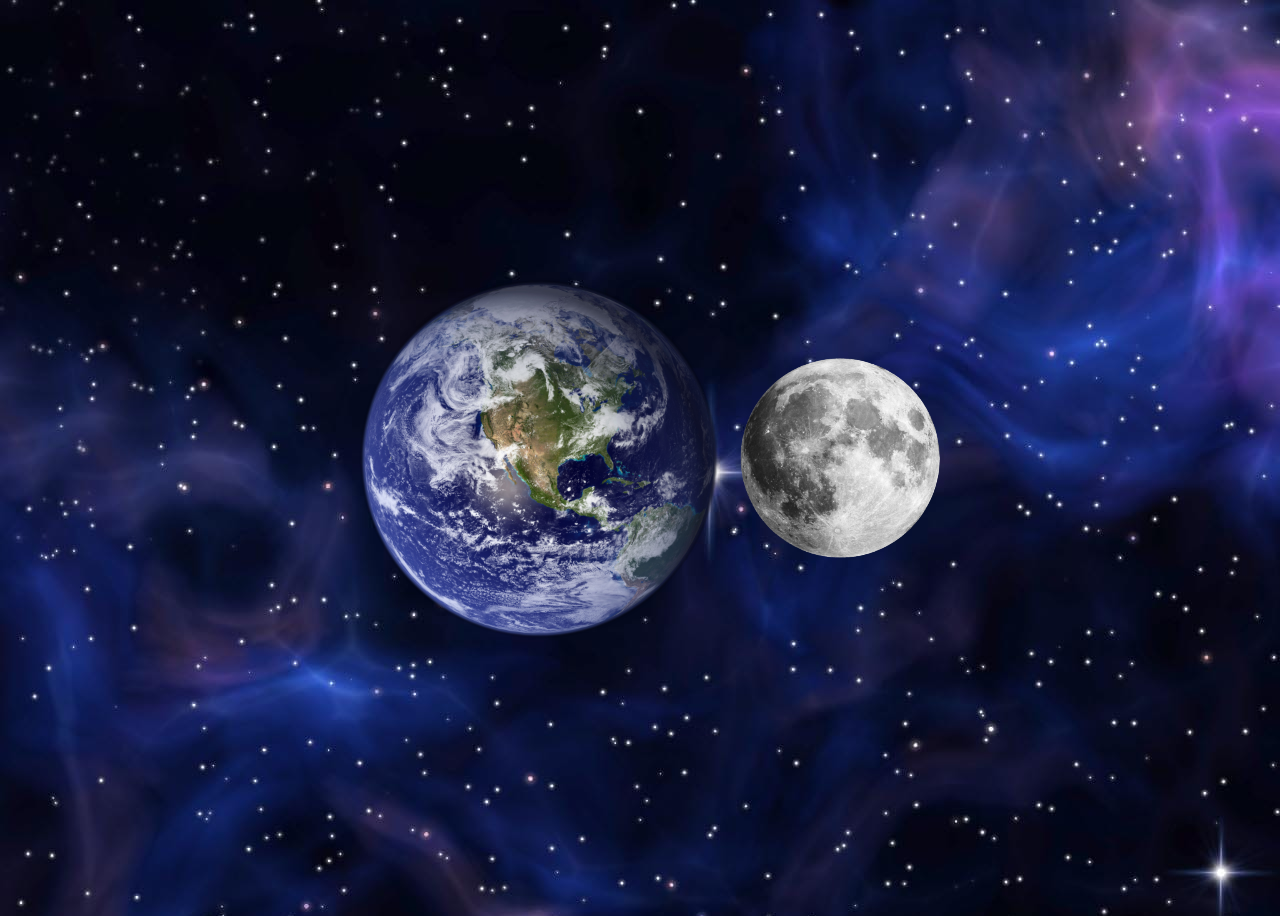
<file: projects/Практична №11/index.html>
<!DOCTYPE html>
<html lang="en">
<head>
    <meta charset="UTF-8">
    <meta name="viewport" content="width=device-width, initial-scale=1.0">
    <link rel="stylesheet" href="style.css">
    <title>Document</title>
</head>
<body>

    <div class="wrap">
        <div class="earth"></div>
        <div class="moon"></div>
    </div>
    
</body>
</html>
</file>
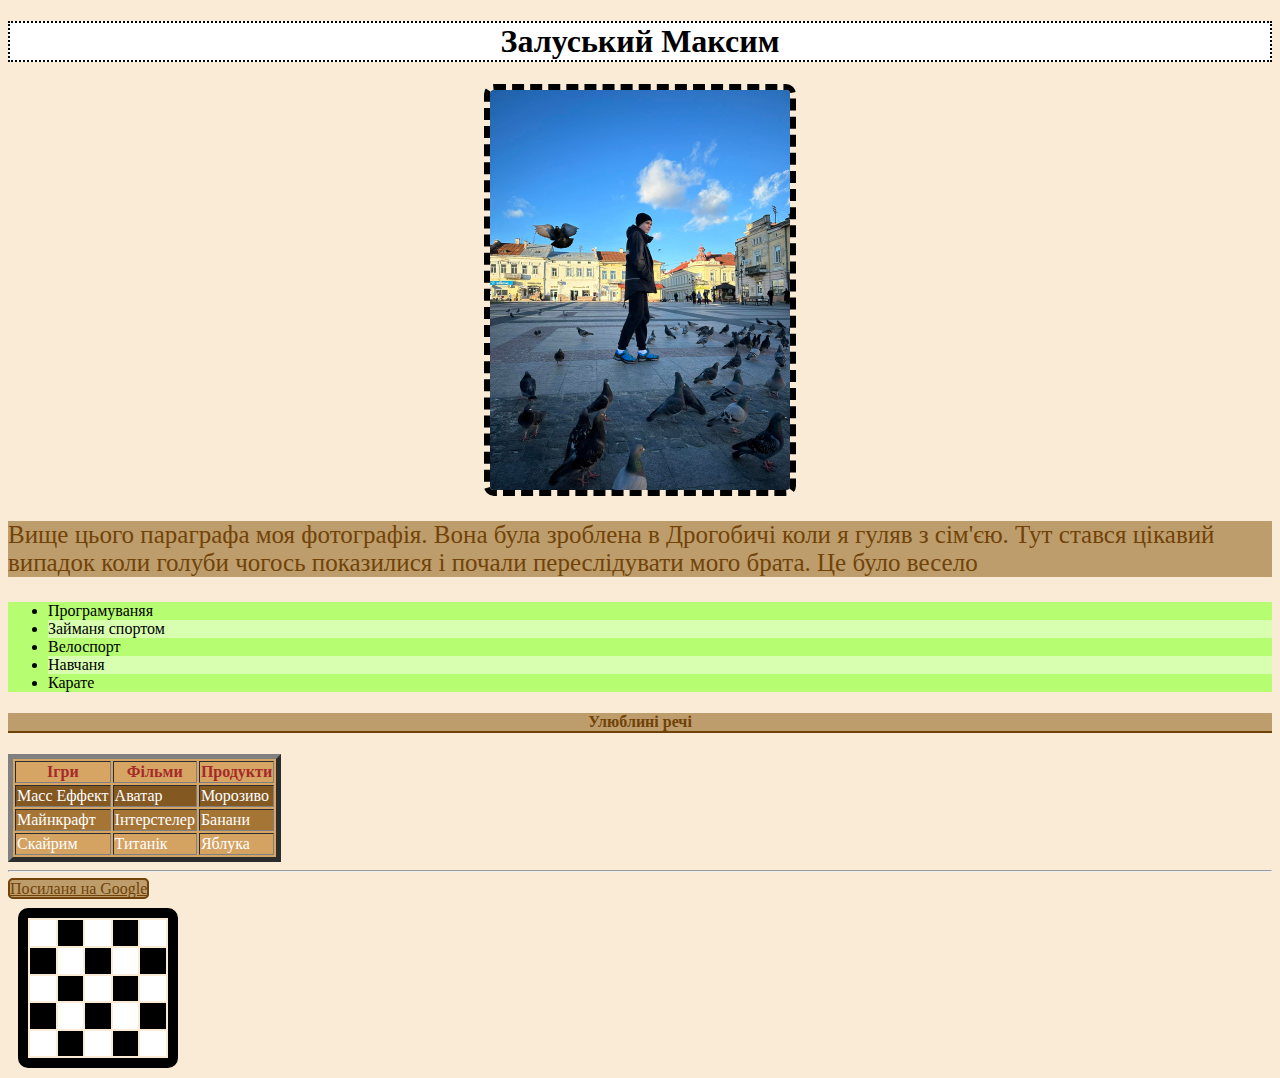
<file: projects/Практична №2/index.html>
<!DOCTYPE html>
<html lang="en">
  <head>
    <meta charset="UTF-8" />
    <meta name="viewport" content="width=device-width, initial-scale=1.0" />
    <title>Сайт про мене</title>

    <style>
      .chess {
        margin: 10px;
        border: 10px black solid;
        border-radius: 10px;
        width: 160px;
        height: 160px;
      }
      .chess tr:nth-child(odd) td:nth-child(even) {
        background-color: black;
        color: black;
      }
      .chess tr:nth-child(even) td:nth-child(odd) {
        background-color: black;
        color: black;
      }
      .chess tr:nth-child(odd) td:nth-child(odd) {
        background-color: rgb(255, 255, 255);
        color: rgb(255, 255, 255);
      }
      .chess tr:nth-child(even) td:nth-child(even) {
        background-color: rgb(255, 255, 255);
        color: rgb(255, 255, 255);
      }
      .link {
        background-color: rgb(189, 157, 108);
        color: rgb(113, 67, 8);
        border: 2px solid rgb(113, 67, 8);
        border-radius: 5px;
      }
      .small_title {
        border-bottom: 2px solid rgb(113, 67, 8);
        text-align: center;
        background-color: rgb(189, 157, 108);
        color: rgb(113, 67, 8);
      }
      .table tr:nth-child(1) {
        color: brown;
      }
      .table tr:nth-child(2) {
        background-color: rgb(131, 88, 33);
      }
      .table tr:nth-child(3) {
        background-color: rgb(165, 117, 54);
      }
      .table tr:nth-child(4) {
        background-color: rgb(212, 162, 97);
      }
      .table {
        background-color: rgb(214, 165, 99);
        color: white;
      }
      .list {
        background-color: rgb(183, 253, 113);
      }
      li:nth-child(even) {
        background-color: rgb(215, 255, 175);
      }
      .discription {
        font-size: 25px;
        background-color: rgb(189, 157, 108);
        color: rgb(113, 67, 8) !important;
      }
      .image {
        border-radius: 10px;
        border: 6px black dashed;
        display: block;
        margin: auto;
        width: 300px;
        height: 400px;
      }
      body {
        background-color: antiquewhite;
      }
      .name {
        background-color: white;
        border: 2px black dotted;
        text-align: center;
      }
    </style>
  </head>
  <body>
    <h1 class="name">Залуський Максим</h1>

    <img
      class="image"
      src="зображення_viber_2024-02-01_21-39-59-594.jpg"
      alt="Моя фотографія"
    />

    <p style="color: aqua" class="discription">
      Вище цього параграфа моя фотографія. Вона була зроблена в Дрогобичі коли я
      гуляв з сім'єю. Тут стався цікавий випадок коли голуби чогось показилися і
      почали переслідувати мого брата. Це було весело
    </p>

    <ul class="list">
      <li>Програмуваняя</li>
      <li>Займаня спортом</li>
      <li>Велоспорт</li>
      <li>Навчаня</li>
      <li>Карате</li>
    </ul>

    <h4 class="small_title">Улюблині речі</h4>

    <table class="table" border="5px">
      <tr>
        <th>Ігри</th>
        <th>Фільми</th>
        <th>Продукти</th>
      </tr>
      <tr>
        <td>Масс Еффект</td>
        <td>Аватар</td>
        <td>Морозиво</td>
      </tr>
      <tr>
        <td>Майнкрафт</td>
        <td>Інтерстелер</td>
        <td>Банани</td>
      </tr>
      <tr>
        <td>Скайрим</td>
        <td>Титанік</td>
        <td>Яблука</td>
      </tr>
    </table>

    <hr />

    <a class="link" href="https://www.google.com.ua/?hl=uk"
      >Посиланя на Google</a
    >

    <table class="chess">
      <tr>
        <td>1</td>
        <td>2</td>
        <td>3</td>
        <td>4</td>
        <td>5</td>
      </tr>
      <tr>
        <td>1</td>
        <td>2</td>
        <td>3</td>
        <td>4</td>
        <td>5</td>
      </tr>
      <tr>
        <td>1</td>
        <td>2</td>
        <td>3</td>
        <td>4</td>
        <td>5</td>
      </tr>
      <tr>
        <td>1</td>
        <td>2</td>
        <td>3</td>
        <td>4</td>
        <td>5</td>
      </tr>
      <tr>
        <td>1</td>
        <td>2</td>
        <td>3</td>
        <td>4</td>
        <td>5</td>
      </tr>
    </table>
  </body>
</html>
</file>
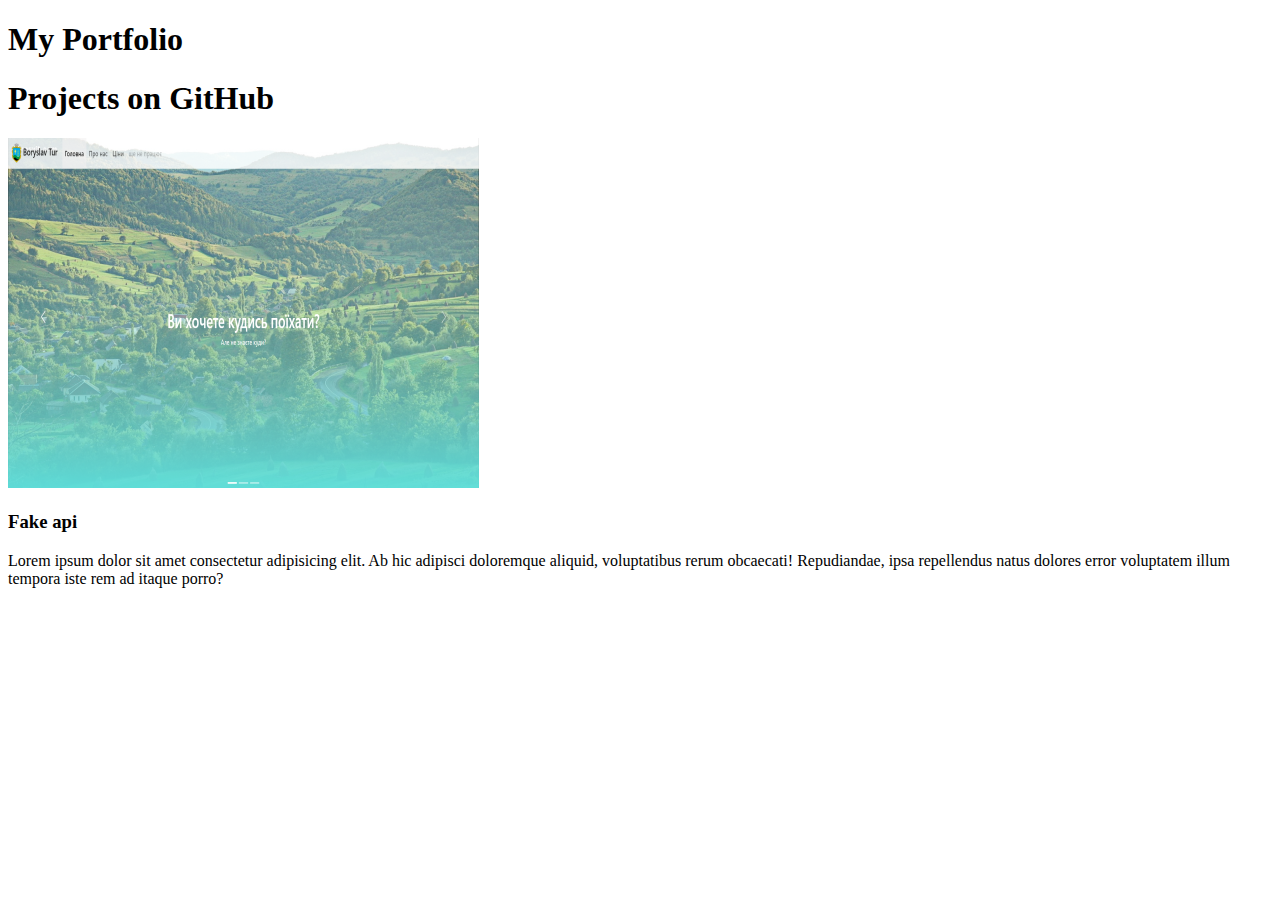
<file: update_for_projects/projects.html>
<!DOCTYPE html>
<html lang="en">
<head>
    <meta charset="UTF-8">
    <meta name="viewport" content="width=device-width, initial-scale=1.0">
    <title>Document</title>
</head>
<body>
    <header class="header">
        <div class="container">
            <h1>My Portfolio</h1>
        </div>
    </header>
    <main>
        <div class="container">
            <h1 class="">Projects on GitHub</h1>
            <div class="container_with_projects">
                <div class="box_project">
                    <div class="box_left">
                        <img src="../images/Borys.png" alt="">
                    </div>
                    <div class="box_right">
                        <div class="box_content">
                            <h3 class="project_title">Fake api</h3>
                            <p class="project_description">Lorem ipsum dolor sit amet consectetur adipisicing elit. Ab hic adipisci doloremque aliquid, voluptatibus rerum obcaecati! Repudiandae, ipsa repellendus natus dolores error voluptatem illum tempora iste rem ad itaque porro?</p>
                            <div class="tags">
                                <span class="tag"></span>
                                <span class="tag"></span>
                                <span class="tag"></span>
                                <span class="tag"></span>
                                <span class="tag"></span>
                                <span class="tag"></span>
                                <span class="tag"></span>
                            </div>
                            <a target="_blank" href="#"></a>
                        </div>
                    </div>
                </div>
            </div>
        </div>
    </main>
</body>
</html>
</file>
<file: styles/style.css>
@import url("https://fonts.googleapis.com/css2?family=Roboto:ital,wght@0,100;0,300;0,400;0,500;0,700;0,900;1,100;1,300;1,400;1,500;1,700;1,900&display=swap");
@import url("https://fonts.googleapis.com/css2?family=Courier+Prime:ital,wght@0,400;0,700;1,400;1,700&display=swap");
* {
  font-family: "Roboto", sans-serif;
}

html {
  width: 100%;
  max-width: 100%;
  overflow-x: hidden;
}

body {
  background: rgb(0, 0, 0);
  background: linear-gradient(135deg, rgb(0, 0, 0) 0%, rgb(39, 39, 39) 44%, rgb(114, 114, 114) 100%, rgb(73, 73, 73) 100%);
  width: 100%;
  max-width: 100%;
  overflow-x: hidden;
}

.header_main {
  width: 100%;
  display: flex;
  margin-top: 223px;
  justify-content: center;
}
.my-navbar {
  margin: 0px;
  width: 100%;
  padding: 23px 65px 0px 95px;
}

.bg-body-tertiary {
  background-color: rgba(248, 249, 250, 0) !important;
}

.container-fluid {
  width: 100vw;
}

.navbar-brand {
  width: 229px;
  font-family: "Roboto", sans-serif;
  font-weight: bold;
  font-size: 50px;
  color: rgb(130, 130, 130);
}

.navbar-brand span {
  color: #ffffff;
}

span.john {
  color: rgb(130, 130, 130);
}

.navbar-brand:hover span:nth-child(2) {
  color: rgb(112, 255, 0);
  transition: all 0.2s ease-in-out;
}

.navbar-toggler {
  background-color: rgb(224, 224, 224);
}

.navbar-nav {
  margin: auto;
}

.nav-item a {
  color: white;
  font-weight: bold;
  font-size: 18px;
  margin-right: 51px;
  padding: 8px;
}

.nav-item a:hover {
  color: rgb(112, 255, 0);
}

.btn:hover a {
  color: rgb(112, 255, 0);
}

.iconHead {
  width: 25.5px;
  height: 25.5px;
}

.btn {
  color: white;
  font-weight: bold;
  font-size: 18px;
  margin-right: 51px;
  margin-right: 0px;
  height: 43px;
  background: radial-gradient(circle at 100% 100%, #2c2c2c 0, #2c2c2c 3px, transparent 3px) 0% 0%/8px 8px no-repeat, radial-gradient(circle at 0 100%, #2c2c2c 0, #2c2c2c 3px, transparent 3px) 100% 0%/8px 8px no-repeat, radial-gradient(circle at 100% 0, #2c2c2c 0, #2c2c2c 3px, transparent 3px) 0% 100%/8px 8px no-repeat, radial-gradient(circle at 0 0, #2c2c2c 0, #2c2c2c 3px, transparent 3px) 100% 100%/8px 8px no-repeat, linear-gradient(#2c2c2c, #2c2c2c) 50% 50%/calc(100% - 10px) calc(100% - 16px) no-repeat, linear-gradient(#2c2c2c, #2c2c2c) 50% 50%/calc(100% - 16px) calc(100% - 10px) no-repeat, linear-gradient(rgba(112, 255, 0, 0.55) 0%, #ffffff 100%);
  border-radius: 8px;
  padding: 14px;
  box-sizing: border-box;
}

.btn a {
  padding: 8px;
}

.btn:hover a {
  color: #2c2c2c;
  transition: color 0.2s ease-in-out;
}

.btn:hover {
  background: linear-gradient(rgba(112, 255, 0, 0.55) 0%, #ffffff 100%);
  transition: color 0.2s ease-in-out;
}

.iconHead.li {
  width: 36px;
  height: 19.5px;
}

.iconHead {
  filter: brightness(0) saturate(100%) invert(100%) sepia(0%) saturate(7475%) hue-rotate(24deg) brightness(113%) contrast(93%);
}

.header_main_left {
  margin: 0;
  width: 50%;
  padding: 0px;
}

.smallTitle {
  font-size: 36px;
  font-weight: bold;
  color: rgb(224, 224, 224);
}

.title {
  font-size: 78px;
  font-weight: bold;
  color: rgb(112, 255, 0);
}

.biggerTitle {
  color: rgb(224, 224, 224);
  font-size: 57px;
  font-weight: bold;
}

.numbers {
  display: flex;
}

.number {
  display: flex;
  align-items: center;
  margin-right: 46px;
}
.number_img {
  color: rgb(79, 79, 79);
  font-size: 86px;
  font-weight: bold;
  margin-right: 13px;
}
.number_text {
  color: rgb(79, 79, 79);
  font-size: 25px;
  font-weight: 400;
  text-transform: uppercase;
}

.myImg {
  width: 559px;
}

.aboutMe {
  width: 100%;
  margin-top: 205px;
}
.aboutMe_left_title {
  color: rgb(112, 255, 0);
  font-size: 49px;
  font-weight: bold;
  margin-bottom: 36.35px;
}
.aboutMe_left_title span {
  color: rgb(224, 224, 224);
}
.aboutMe_left_description {
  color: rgb(242, 242, 242);
  font-weight: 400;
  font-size: 20px;
}
.aboutMe_right {
  margin-top: 32px;
  margin-bottom: 32px;
}
.aboutMe_right_block {
  margin-top: 9px;
  padding: 32px 61px 21px 36px;
  background-color: rgb(121, 121, 121);
  border-radius: 6px;
}

.rightText_title {
  font-family: "Courier Prime", monospace;
  font-size: 33px;
  font-weight: bold;
  color: #ffffff;
}
.rightText_link {
  font-family: "Courier Prime", monospace;
  font-size: 25px;
  font-weight: 400;
  color: rgb(112, 255, 0);
}

.icons_wrap {
  background-color: rgb(22, 22, 22);
  margin-top: 227.58px;
}

.icons {
  padding-top: 48px;
  padding-bottom: 7px;
}
.icon {
  width: 128px;
  padding-bottom: 109px;
}

.scrollBar_title {
  margin-top: 109px;
  margin-bottom: 82px;
}
.scrollBar_line {
  display: flex;
  min-width: 100%;
  min-height: 200px;
  overflow-x: scroll;
}
.scrollBar_line::-webkit-scrollbar {
  display: none;
}
.scrollBar_block {
  flex: 0 0 auto;
  background-image: url("../images/stanley-dai-73OZYNjVoNI-unsplash 3.png");
  background-size: cover;
  width: 871px;
  height: 350px;
  position: relative;
  border: white solid 2px;
  border-radius: 14px;
  margin-right: 50px;
  box-shadow: 0px 4px 10px 5px rgba(0, 0, 0, 0.25);
  display: flex;
  justify-content: center;
  align-items: center;
}
.scrollBar_block.coffe {
  background-image: url("../images/Screenshot cof.png");
}
.scrollBar_block.portfolio {
  background-image: url("../images/Screenshot port.png");
}
.scrollBar_block.planets {
  background-image: url("../images/Screenshot plan.png");
}
.scrollBar_block.bor {
  background-image: url("../images/Screenshot bor.png");
}
.scrollBar_block.me {
  background-image: url("../images/Screenshot me.png");
}
.scrollBar_block.zeb {
  background-image: url("../images/Screenshot zeb.png");
}
.scrollBar_block:first-child {
  margin-left: 50px;
}
.scrollBar_icon_wrap {
  background-color: rgba(37, 37, 37, 0.39);
  height: 100%;
  width: 100%;
  border-radius: 14px;
  display: flex;
  justify-content: center;
  align-items: center;
  opacity: 0;
}
.scrollBar_icon {
  opacity: 0;
}
.scrollBar_block:hover {
  border-color: rgb(171, 171, 171);
  transition: all 0.2s ease-in-out;
}
.scrollBar_block:hover .scrollBar_icon {
  opacity: 1;
  transition: all 0.2s ease-in-out;
}
.scrollBar_block:hover .scrollBar_icon_wrap {
  opacity: 1;
  transition: all 0.2s ease-in-out;
}
.scrollBar_block:hover .scrollBar_block_title a {
  transition: all 0.2s ease-in-out;
  color: rgb(171, 171, 171);
}
.scrollBar_block_title {
  position: absolute;
  bottom: 0px;
  width: 100%;
  background-color: rgba(76, 76, 76, 0.66);
  padding-top: 19px;
  padding-bottom: 19px;
  padding-left: 25px;
  border-bottom-right-radius: 14px;
  border-bottom-left-radius: 14px;
  z-index: 3;
}
.scrollBar_block_title a {
  color: #ffffff;
  text-decoration: none;
  font-size: 35px;
  font-weight: bold;
}

.companies {
  padding-bottom: 200px;
}
.companies_wrap {
  background-color: rgb(22, 22, 22);
}
.companies_title {
  padding-top: 57px;
}
.companies_colums {
  display: flex;
}
.companies_colum {
  display: flex;
  flex-direction: column;
  justify-content: space-evenly;
}
.companies_colum:nth-child(2) {
  border-left: rgb(112, 255, 0) solid 3px;
}

.colum_lorem {
  display: flex;
  flex-direction: column;
  justify-content: center;
  text-align: center;
  position: relative;
}

.companies_colum {
  flex: 1 1 auto;
}

.companies_colum:nth-child(2) .colum_lorem::before {
  content: " ";
  background-color: rgb(22, 22, 22);
  border-radius: 50%;
  border: rgb(112, 255, 0) solid 3px;
  width: 39px;
  height: 39px;
  margin-left: -19.5px;
  position: absolute;
  top: 0px;
}

.companies_colum:nth-child(1) .colum_lorem::before {
  content: " ";
  background-color: rgb(22, 22, 22);
  border-radius: 50%;
  border: rgb(112, 255, 0) solid 3px;
  width: 39px;
  height: 39px;
  margin-right: -21.9px;
  position: absolute;
  top: 0px;
  right: 0px;
}

.companies_colum:nth-child(2) .colum_lorem {
  margin-bottom: 266px;
}

.companies_colum:nth-child(2) .colum_lorem:last-child {
  margin-bottom: 0px;
}

.companies_colum:nth-child(2) .colum_lorem:last-child::after {
  content: " ";
  background-color: rgb(22, 22, 22);
  border-radius: 50%;
  border: rgb(112, 255, 0) solid 3px;
  width: 39px;
  height: 39px;
  margin-left: -19.5px;
  position: absolute;
  bottom: 0px;
  left: 0px;
}

.lorem_title {
  font-size: 39px;
  font-weight: bold;
  color: rgb(112, 255, 0);
  margin-bottom: 6px;
}
.lorem_text {
  width: 473px;
  align-self: center;
  color: #ffffff;
  font-size: 20px;
  font-weight: lighter;
  line-height: auto;
  margin-bottom: 28px;
}
.lorem_button {
  color: white;
  font-weight: bold;
  font-size: 18px;
  display: block;
  margin: auto;
  border-width: 0px;
  padding: 20px 61px 21px 65px;
  background: radial-gradient(circle at 100% 100%, #2c2c2c 0, #2c2c2c 3px, transparent 3px) 0% 0%/8px 8px no-repeat, radial-gradient(circle at 0 100%, #2c2c2c 0, #2c2c2c 3px, transparent 3px) 100% 0%/8px 8px no-repeat, radial-gradient(circle at 100% 0, #2c2c2c 0, #2c2c2c 3px, transparent 3px) 0% 100%/8px 8px no-repeat, radial-gradient(circle at 0 0, #2c2c2c 0, #2c2c2c 3px, transparent 3px) 100% 100%/8px 8px no-repeat, linear-gradient(#2c2c2c, #2c2c2c) 50% 50%/calc(100% - 10px) calc(100% - 16px) no-repeat, linear-gradient(#2c2c2c, #2c2c2c) 50% 50%/calc(100% - 16px) calc(100% - 10px) no-repeat, linear-gradient(rgb(112, 255, 0) 0%, #ffffff 100%);
  border-radius: 8px;
  width: 267px;
}
.lorem_button a {
  color: #ffffff;
  text-decoration: none;
}
.lorem_button:hover a {
  color: #2c2c2c;
  transition: color 0.2s ease-in-out;
}
.lorem_button:hover span {
  color: #2c2c2c;
  transition: color 0.2s ease-in-out;
}
.lorem_button:hover {
  background: linear-gradient(rgba(112, 255, 0, 0.55) 0%, #ffffff 100%);
}

@media screen and (max-width: 1190px) {
  .my-navbar {
    padding: 6px 0px 0px 15px;
  }
  .nav-item a {
    margin-right: 25px;
  }
}
@media screen and (max-width: 991px) {
  .companies_colums {
    display: block;
  }
  .lorem_text {
    width: 90vw;
  }
  .companies_colum:nth-child(2) {
    border-left: none;
  }
  .colum_lorem {
    margin-bottom: 133px;
  }
  .companies_colum:nth-child(2) .colum_lorem {
    margin-bottom: 133px;
  }
  .companies_colum:nth-child(2) .colum_lorem:last-child::after {
    display: none;
  }
  .companies_colum:nth-child(2) .colum_lorem::before {
    display: none;
  }
  .companies_colum:nth-child(1) .colum_lorem::before {
    display: none;
  }
  .aboutMe_right_block {
    padding: 16px 30px 10px 16px;
  }
}
@media screen and (max-width: 568px) {
  .scrollBar_block {
    width: 85vw;
    margin-right: 25px;
  }
  .scrollBar_block:first-child {
    margin-left: 25px;
  }
}
@media screen and (max-width: 350px) {
  .navbar-brand {
    font-size: 35px;
    width: 115px;
  }
  .aboutMe_right_block {
    padding: 16px 15px 10px 16px;
  }
}
@media screen and (max-width: 1240px) {
  .header_main_left {
    width: 100%;
  }
  .header_main_left .title {
    font-size: 68px;
  }
  .myImg {
    width: 50%;
  }
  .numbers {
    justify-content: center;
    flex-direction: column;
    align-items: center;
  }
  .number_img {
    color: rgb(112, 255, 0);
  }
  .number_text {
    color: rgb(255, 255, 255);
    border-bottom: rgb(112, 255, 0) solid 4px;
  }
  .header_main {
    margin-top: 123px;
    text-align: center;
    display: flex;
    flex-direction: column-reverse;
  }
}
/* reset */
form input,
form select,
form textarea,
form fieldset,
form optgroup,
form label,
.StripeElement {
  font-family: inherit;
  font-size: 100%;
  color: inherit;
  border: none;
  border-radius: 0;
  display: block;
  width: 100%;
  padding: 0;
  margin: 0;
  -webkit-appearance: none;
  -moz-appearance: none;
}

form label,
form legend {
  font-size: 0.825rem;
  margin-bottom: 0.5rem;
}

/* border, padding, margin, width */
form input,
form select,
form textarea,
.StripeElement {
  box-sizing: border-box;
  border: 1px solid rgba(0, 0, 0, 0.2);
  background-color: rgba(255, 255, 255, 0.9);
  padding: 0.75em 1rem;
  margin-bottom: 1.5rem;
}

form input:focus,
form select:focus,
form textarea:focus,
.StripeElement:focus {
  background-color: white;
  outline-style: solid;
  outline-width: thin;
  outline-color: gray;
  outline-offset: -1px;
}

form [type=text],
form [type=email],
.StripeElement {
  width: 100%;
}

form [type=button],
form [type=submit],
form [type=reset] {
  width: auto;
  cursor: pointer;
  -webkit-appearance: button;
  -moz-appearance: button;
  appearance: button;
}

form [type=button]:focus,
form [type=submit]:focus,
form [type=reset]:focus {
  outline: none;
}

form select {
  text-transform: none;
}

.input-box {
  position: relative;
}

.contactMe_wrap {
  width: 100%;
  background-color: #2c2c2c;
  padding-bottom: 79px;
  padding-top: 48px;
}

.contactMe_form {
  display: block;
  margin: auto;
  margin-top: 100px;
  width: 500px;
  background: rgb(0, 0, 0);
  background: linear-gradient(135deg, rgb(0, 0, 0) 0%, rgb(39, 39, 39) 44%, rgb(114, 114, 114) 100%, rgb(73, 73, 73) 100%);
  padding: 40px;
  border-radius: 40px;
  box-shadow: 0px 0px 48px 25px rgb(112, 255, 0);
}
.contactMe_form input {
  background-color: transparent;
  border: rgb(112, 255, 0) 2px solid;
  border-radius: 40px;
  padding-right: 40px;
  color: rgb(112, 255, 0) 2px solid;
}
.contactMe_form textarea {
  background-color: transparent;
  border: rgb(112, 255, 0) 2px solid;
  border-radius: 20px;
  padding-right: 40px;
}
.contactMe_form input:not(:focus) {
  color: rgb(112, 255, 0);
}
.contactMe_form textarea:not(:focus) {
  color: rgb(112, 255, 0);
}
.contactMe_form .svg {
  filter: invert(90%) sepia(25%) saturate(4950%) hue-rotate(39deg) brightness(98%) contrast(118%);
  position: absolute;
  right: 20px;
  bottom: 19px;
}
.contactMe_form label {
  color: #ffffff;
}

@media screen and (max-width: 625px) {
  .contactMe_form {
    width: 100%;
    box-shadow: 0px 0px 48px 0px rgb(112, 255, 0);
  }
}
.box_project {
  display: flex;
  margin: 50px auto;
  width: 95%;
  min-width: 800px;
  height: 480px;
  border-radius: 15px;
  margin-left: 30px;
  margin-right: 30px;
}

.left .box_left {
  width: 50%;
  background-color: rgb(22, 22, 22);
  border-radius: 15px 0 0 15px;
  padding: 45px;
  display: flex;
  align-items: center;
}

.left .box_right {
  width: 50%;
  background-color: #212529;
  border-radius: 0 15px 15px 0;
  padding: 45px;
}

.right .box_left {
  width: 50%;
  background-color: #1F2937;
  border-radius: 15px 0 0 15px;
  padding: 45px;
}

.right .box_right {
  width: 50%;
  background-color: #374151;
  border-radius: 0 15px 15px 0;
  padding: 45px;
  display: flex;
  align-items: center;
}

.repoFoto {
  width: 100%;
  border-radius: 15px;
}

.project_title {
  color: chartreuse;
  font-size: 20px;
  line-height: 28px;
  font-weight: 500;
  margin-bottom: 25px;
}

.project_description {
  color: #D1D5DB;
  font-size: 16px;
  line-height: 24px;
  font-weight: 300;
  margin-bottom: 25px;
}

.tags {
  display: flex;
  flex-wrap: wrap;
  gap: 10px;
  margin-bottom: 25px;
}

.tag {
  background-color: rgb(121, 121, 121);
  color: #D1D5DB;
  font-size: 14px;
  line-height: 20px;
  font-weight: 400;
  padding: 4px 20px;
  border-radius: 15px;
  /* margin: 4px 4px; */
}/*# sourceMappingURL=style.css.map */
</file>
<file: projects/10 Portfolio/style.css>
*{
    margin: 0;
    padding: 0;
    box-sizing: border-box;
 }
 body{
    background-color: #12121C;
    font-family: DM Sans;
 }
 .container{
    width: 90%;
    margin: auto;
    margin-bottom: 120px;
 }
 .nav.container{
   margin-top: 0px;
 }
 .navbar{
    height: 88px;
    display: flex;
    justify-content: space-between;
 
 }
 .logo{
    display: flex;
    align-items: center;
 }
 .logoText{
    color: #fff;
    font-size: 27px;
    margin-left: 8px;
 }
 .linksBox{
    display: flex;
    align-items: center;
 }
 .link{
    color: #88888D;
    font-size: 16px;
    text-decoration: none;
    margin-left: 40px;
    font-weight: bold;
 }
 .active{
    color: #fff;
    margin-left: 0;
 }
 .buttonNavbar{
    width: 140px;
    height: 48px;
    background-color: #222233;
    border-radius: 8px;
    border: none;
    margin-left: 40px;
 }
 .buttonLink{
    color: #fff;
    font-size: 14px;
    text-decoration: none;
    font-weight: bold;
 }
 .navbarMenu{
    width: 26px;
    height: 18px;
    background-color: #fff;
    display: none;
 }
 .mainContainer{
    margin-top: 120px;
 }
 
 .mainHeader{
    font-size: 72px;
    color: #fff;
    font-weight: bold;
    margin-bottom: 16px;
 }
 .mainText{
    font-size: 24px;
    font-weight: regular;
    color: #88888D;
 }
 .mainButton{
    margin-top: 32px;
    width: 107px;
    height: 52px;
    background-color: #006ADA;
    color: #fff;
    text-decoration: none;
    font-size: 16px;
    border-radius: 8px;
    border: none;
 }
 .cards{
    display: flex;
    justify-content: space-around;
    margin-top: 76px;
    margin-bottom: 120px;
 }
 .card{
    width: 386px;
    height: 204px;
    border: none;
    border-radius: 8px;
    background-color: #222233;
    margin-right: 35px;
 }
 .cardImg{
    margin: 20px 0 4px 20px;
 }
 .cardTexts{
    margin: 20px;
 }
 .cardHeader{
    color: #fff;
 }
 .cardText{
    color: #fff;
 }

.backgrounds{
   margin-top: 120px;
   margin-bottom: 120px;
}
.img1{
   background-image: url("img/Work Card1.png");
   background-size: 100% 100%;
}
.img2{
   background-image: url("img/Work Card2.png");
   background-size: 100% 100%;
}
.img3{
   background-image: url("img/Work Card3.png");
   background-size: 100% 100%;
}
.background{
   width: 100%;
   height: 52vw;
   position: relative;
   border-radius: 10px;
   margin-bottom: 80px;
}
.background_button{
   background-color: #222233;
   padding: 20px;
   border-radius: 8px;
   font-weight: 600;
   font-size: 14px;
   color: white;
   font-family: DM Sans;
   position: absolute;
   bottom: 40px;
   left: 40px;
   border: none;
}
.backimg{
   position: absolute;
   bottom: 40px;
   right: 40px;
}

.discription {
display: flex;
align-items: center;
}
.discription_text {
   margin-right: 129px;
   color: white;
   font-size: 14px;
   font-weight: reqular;
}
.text2{
   margin-right: 0px;
   margin-left: 129px;
}
.discription_text_title {
   
   font-size: 49px;
   font-weight: bold;
}
.discription_text_prescriptiion {
   font-family: Sora;
   color: #88888D;
   margin-top: 16px;
}
.disimg {
   width: 50vw;
}

.procents {
   display: flex;
   justify-content: space-between;
}
.procents_text{
   font-size: 48px;
   font-weight: bold;
   font-family: Sora;
   color: white;
   width: 100%;
}
.procent {
   display: flex;
   width: 420px;
}
.number_card {
   margin-right: 32px;
}
.number_card_title{
   font-size: 40px;
   font-weight: bold;
   font-family: Sora;
   color: white;
   
}
.number_card_text{
   font-family: Sora;
   color: #88888D;
   margin-top: 16px;
   
}

.container {
}
footer {
   background-color: #222233;
   padding: 0px auto 0px auto;
   padding-top: 120px;
   padding-bottom: 120px;
}
.footer_icon{
   margin-bottom: 32px;
}
.logo {
}
.logoImg {
}
.logoText {
}
.functions {
   display: flex;
   justify-content: space-between;
   margin-bottom: 48px;
}
.function_wrap{
   display: flex;
   justify-content: space-between;
   width: 100%;
}
.function_block {
   width: 100%;
   font-family: Sora;
   color: white;
   font-weight:300;
   font-size: 14px;
   line-height: 24px;
}
.function_text{
   margin-bottom: 8px;
}
.con-foot.container{
   margin-bottom: 0px;
   margin-top: 0px;
}
.under {
   display: flex;
   justify-content: space-between;
   flex-wrap: wrap;
}
.under_copyright{
   color: #88888D;
   font-size: 16px;
   font-weight: 300;
}
.under_icon{
   margin-right: 24px;
}

 @media screen and (max-width: 1200px){
   .procent{
      flex-direction: column;
      margin-left: 116px;
    }
    .number_card{
      margin-bottom: 35px;
    }
 }

 @media screen and (max-width: 900px) {
    .cards{
        flex-wrap: wrap;
        margin-bottom: 100px;
    }
    .card{
        width: 300px;
        margin-top: 35px;
    }
    .container{
      margin-top: 100px;
      margin-bottom: 100px;
    }
    .background_button{
      bottom: 30px;
      left: 30px;
    }
    .backimg{
      bottom: 30px;
      right: 30px;
    }    
    .discription{
      flex-direction: column;
    }
    .disimg{
      width: 100%;
      height: 500px;
    }
    .discription_text{
      margin-right: 0px;
      margin-bottom: 48px;
    }
    .text2{
      margin-left: 0px;
    }
    footer{
      padding-top: 100px;
      padding-bottom: 100px;
    }
 }
 
 @media screen and (max-width: 700px) {
   .cards{
      margin-bottom: 45px;
   }
    .linksBox{
       display: none;
    }
    .navbarMenu{
       display: block;
       margin-top: 35px;
    }
    .mainContainer{
       margin-top: 90px;
    }
    .mainHeader{
       font-size: 40px;
    }
    .mainText{
       font-size: 16px;
    }
    .mainButton{
       width: 100%;
    }
    .container{
      margin: auto;
      margin-top: 45px;
      margin-bottom: 45px;
    }
    .background_button{
      bottom: 0px;
      left: 0px;
      border-top-left-radius: 0px;
      border-bottom-right-radius: 0px;
      width: 70%;
      padding: 10px;
    }
    .backimg{
      bottom: 15px;
      right: 15px;
    }


    .text2{
      margin-left: 0px;
      margin-bottom: 48px;
    }
    .disimg{
      width: 100%;
      height: 400px;
    }
    .procents{
      flex-direction: column;
    }
    .procent{
      margin-top: 48px;
      margin-left: 0px;
      width: 100%;
    }
    .function_wrap{
      flex-direction: column;
      justify-content:start
    }
    footer{
      padding-top: 45px;
      padding-bottom: 45px;
    }
    .under_icons{
      margin-top: 24px;
    }
 }
</file>
<file: projects/CoffeeFor You/style.css>
body {
  margin: 0;
  font-family: Open Sans;
}
.zero_page {
  width: 98.932vw;
  background-image: url("img/coffee-beans-top-view-white-background-space-text 1.png");
  height: 729px;
  background-repeat: no-repeat;
  background-size: cover;
  display: flex;
  flex-direction: column;
  justify-content: center;
  align-items: center;
}
.zero_page_text_header {
  font-family: ZCOOL XiaoWei;
  font-size: 65px;
  text-align: center;
}
.zero_page_text_normalText {
  margin-top: 24px;
  margin-bottom: 24px;
  font-family: Open Sans;
  line-height: 26px;
  letter-spacing: 40%;
  text-align: center;
  width: 671px;
  font-size: 16px;
}
.zero_page_button {
  font-family: Open Sans;
  font-weight: 400;
  font-size: 16px;
  width: 137px;
  height: 37px;
  color: white;
  background-color: #232020;
  border: none;
}
.first_page {
  display: flex;
  height: 674px;
  background-color: white;
}
.first_page_left {
  height: 337px;
  width: 677px;
  margin: 170px 54px 0px 165px;
}
.header1 {
  font-family: ZCOOL XiaoWei;
  font-size: 55px;
  color: #1c1a1a;
  font-weight: 400;
}
.text1 {
  font-size: 16px;
  color: #6f6f6f;
}
.text2 {
  color: #141313;
  font-size: 16px;
}
.buttonDiscover {
  font-family: Open Sans;
  font-size: 16px;
  width: 137px;
  height: 37px;
  color: white;
  background-color: #232020;
  border: none;
  margin-top: 33px;
}
.second_page {
  background-color: #f6f2ee;
  height: 835px;
  padding: 0px 165px;
}
.header_div {
  display: flex;
  width: 100%;
  justify-content: space-between;

  margin-top: 91px;
  align-items: center;
}
.header2 {
  font-family: ZCOOL XiaoWei;
  font-size: 55px;
  font-weight: 400;
}
.header_div_button {
  font-family: Open Sans;
  width: 221px;
  height: 52px;
  color: white;
  background-color: #232020;
  border: none;
}
.cards {
  display: flex;
  justify-content: space-between;
}
.card {
  width: 350px;
  height: 554px;
  background-color: white;
}
.card_img {
  padding: 23px;
}
.card_text {
  margin-left: 23px;
}
.second_page_button {
  font-family: Open Sans;
  color: white;
  background-color: #232020;
  border: none;
  display: block;
  margin: auto;
  margin-top: 94px;
  padding: 7px 22px 6px 22px;
}
.third_page {
  background-color: #f6f2ee;
  padding: 0px 165px;
}
.third_page_header {
  text-align: center;
  font-family: ZCOOL XiaoWei;
  font-size: 55px;
  line-height: 65px;
  margin-bottom: 31px;
}
.third_page_textImg {
  display: flex;
  justify-content: space-between;
  align-items: start;
}
.third_page_textImg_text {
  width: 762px;
  font-size: 20px;
  color: #5c5c5c;
  margin-top: 0px;
}
.third_page_foto {
  margin-top: 29px;
  margin: auto;
  display: block;
  border-radius: 50%;
}
.third_page_name {
  font-size: 16px;
  text-align: center;
  font-family: ZCOOL XiaoWei;
  margin-top: 8px;
}
.fourth_page {
  padding: 0px 165px;
  padding-top: 87px;
  display: flex;
  background-color: #f6f2ee;
  padding-bottom: 94px;
}
.fourth_page_map {
  width: 587px;
}
.fourth_page_block {
  padding: 42px 80px 42px 82px;
  width: 100%;
  background-color: white;
}
.fourth_page_block_title {
  color: #d48a5c;
  text-align: center;
}
.fourth_page_block_header {
  text-align: center;
  margin-top: 10px;
  margin-bottom: 21px;
  font-family: ZCOOL XiaoWei;
  font-size: 29px;
}
.fourth_page_block_input {
  display: flex;
  background-color: #f6f2ee;
  justify-content: space-between;
  color: #5c5c5c;
  padding: 13px 18px 14px 18px;
  margin-bottom: 10px;
  align-items: center;
}
.fourth_page_block_button {
  font-family: Open Sans;
  color: white;
  background-color: #232020;
  border: none;
  display: block;
  margin: auto;
  margin-top: 21px;
  padding: 7px 22px 6px 22px;
}
.fifth_page {
  padding: 0px 165px;
  background-color: #f6f2ee;
}
.fifth_page_button{
  font-family: Open Sans;
  color: white;
  background-color: #232020;
  border: none;
  display: block;
  margin: auto;
  padding: 7px 22px 6px 22px;
}
.fifth_page_header{
    font-family: ZCOOL XiaoWei;
    font-size:55px;
    text-align: center;
    margin-top: 34px;
    margin-bottom: 58px;
}
.fifth_page .card_img {
  padding: 0px 0px;
  width: 350px;
  height: 309px;
  background-size: contain;
}
.fifth_page .card {
  background-color: #1c1a1a;
  width: 350px;
  height: auto;
}
.by {
  color: #eab665;
  font-size: 14px;
  line-height: 26px;
}
.adress{
    font-size: 14px;
    line-height: 26px;
}
.fifth_page .card_text {
  margin-top: 19px;
  margin-bottom: 19px;
  color: white;
}
.fifth_page .name {
  line-height: 30px;
  font-family: ZCOOL XiaoWei;
  margin-top: 9px;
  margin-bottom: 9px;
  font-size: 20px;
  font-weight: 400;
}
.fifth_page .prise {
  color: #eab665;
  font-weight: 400;
  font-size: 14px;
  font-family: Open Sans;
}
</file>
<file: projects/Практична №11/style.css>
@keyframes rotate {
    0%{
        transform: translate(0px, -300px);
    }
    25%{
        transform: translate(-250px, 150px) scale(1.5);
        
    }
    50%{
        transform: translate(-500px, 300px) scale(1);
        
    }
    75%{
        transform: translate(-250px, 150px) scale(0.5);
        
    }
    90%{
        z-index: -1;
    }
    100%{
        transform: translate(0px, -300px);
        
    }
}

body{
    background-image: url("1920x1080.jpg");
}

.wrap{
    display: flex;
    justify-content: center;
    align-items: center;
    height: 100vh;
}
.earth{
    border-radius: 100%;
    background-image: url("Earth_Western_Hemisphere_transparent_background.png");
    background-size: cover;
    height: 400px;
    width: 400px;
}
.moon{
    animation: rotate linear 3s infinite ;
    border-radius: 100%;
    background-image: url("moon-png-no-background-15.png");
    background-size: cover;
    height: 200px;
    width: 200px;
}
</file>
